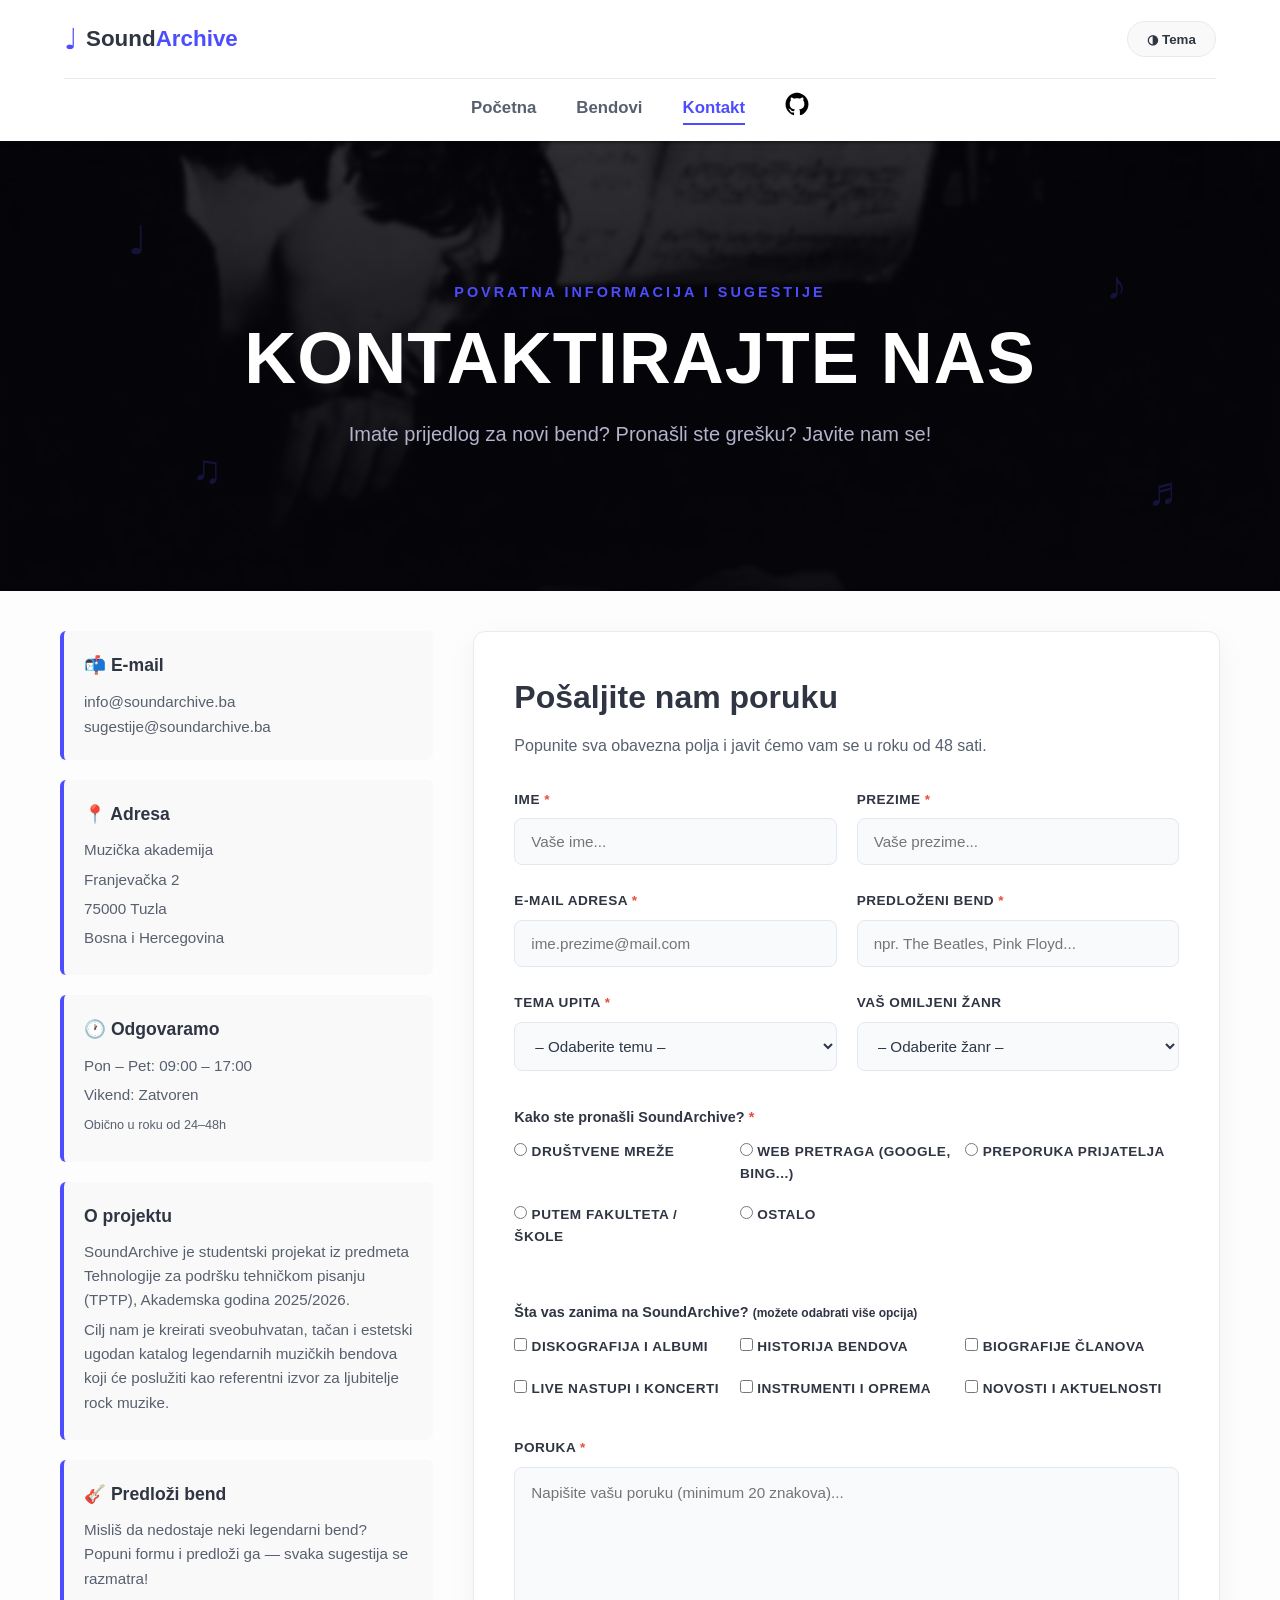
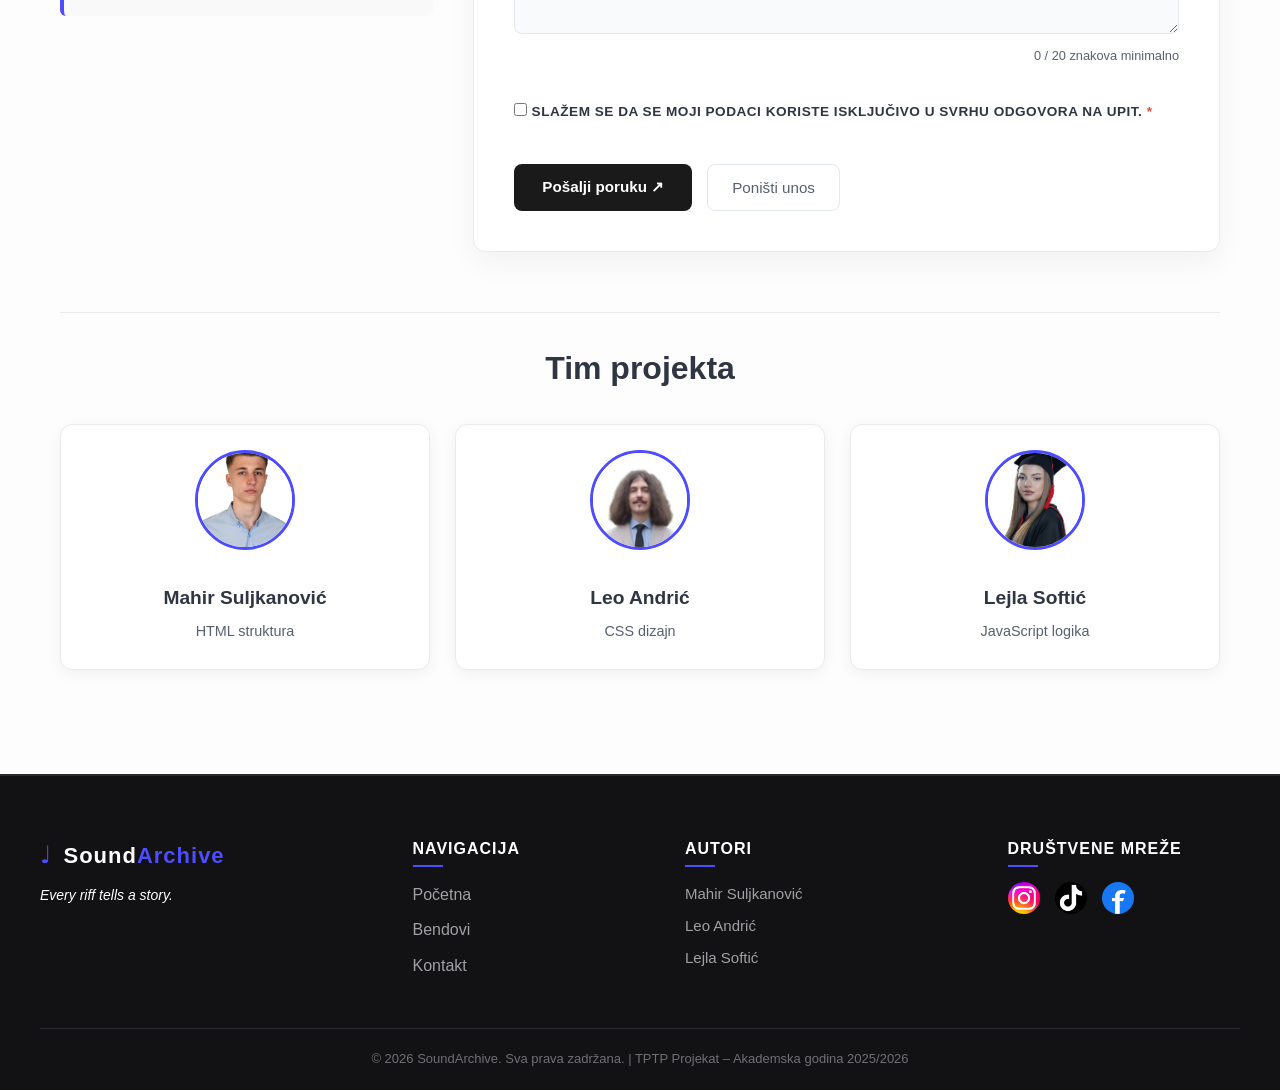
<file: kontakt.html>
<!DOCTYPE html>
<html lang="bs">

<head>
  <meta charset="UTF-8" />
  <meta name="viewport" content="width=device-width, initial-scale=1.0" />
  <title>Kontakt – SoundArchive</title>
  <link rel="stylesheet" href="css/tptpstil.css" />
  <link
    href="https://fonts.googleapis.com/css2?family=Bebas+Neue&family=Crimson+Pro:ital,wght@0,300;0,400;0,600;1,300;1,400&family=Space+Mono:wght@400;700&display=swap"
    rel="stylesheet" />
</head>

<body>
  <!-- ===== HEADER ===== -->
  <header class="zaglavlje" id="vrh">
    <div class="logo">
      <a href="index.html">
        <span class="logo-ikona">♩</span>
        <span class="logo-tekst">Sound<em>Archive</em></span>
      </a>
    </div>
    <nav class="glavni-meni" aria-label="Glavna navigacija">
      <ul>
        <li><a href="index.html">Početna</a></li>
        <li><a href="sadrzaj.html">Bendovi</a></li>
        <li><a href="kontakt.html" class="aktivan">Kontakt</a></li>
        <li>
          <a href="https://github.com/Mahir848/Grupa44_TPTP_projekat.git" target="_blank" rel="noopener"
            class="github-link">
            <img src="images/github.svg" alt="GitHub repozitorij projekta">
          </a>
        </li>
      </ul>
    </nav>
    <div class="zaglavlje-desno">
      <button id="dark-mode-toggle" aria-label="Prebaci tamni/svjetli mod">◑ Tema</button>
    </div>
  </header>

  <!-- ===== KONTAKT HERO ===== -->
  <section class="kontakt-hero" aria-label="Kontakt naslov">
    <div class="kontakt-hero-pozadina" aria-hidden="true">
      <span class="hero-nota n1">♩</span>
      <span class="hero-nota n2">♪</span>
      <span class="hero-nota n3">♫</span>
      <span class="hero-nota n4">♬</span>
    </div>
    <div class="kontakt-hero-sadrzaj">
      <p class="hero-tag">Povratna informacija i sugestije</p>
      <h1>Kontaktirajte nas</h1>
      <p>Imate prijedlog za novi bend? Pronašli ste grešku? Javite nam se!</p>
    </div>
  </section>

  <!-- ===== MAIN ===== -->
  <main class="kontakt-main" aria-label="Kontakt stranica">
    <div class="kontakt-sadrzaj">

        <!-- ===== AUTORI ===== -->
    <section class="autori-sekcija" aria-label="Tim projekta">
      <h2>Tim projekta</h2>
      <div class="autori-grid">
        <div class="autor-kartica">
          <div class="autor-avatar">
            <img src="images/mahirsuljkanovic.jpg" alt="Mahir Suljkanović">
          </div>
          <h4>Mahir Suljkanović</h4>
          <span>HTML struktura</span>
        </div>

        <div class="autor-kartica">
          <div class="autor-avatar">
            <img src="images/leoandric.jpg" alt="Leo Andrić">
          </div>
          <h4>Leo Andrić</h4>
          <span>CSS dizajn</span>
        </div>

        <div class="autor-kartica">
          <div class="autor-avatar">
            <img src="images/lejlasoftic.jpg" alt="Lejla Softić">
          </div>
          <h4>Lejla Softić</h4>
          <span>JavaScript logika</span>
        </div>
       </div>
      </section>

      <!-- ===== INFO PANEL ===== -->
      <aside class="kontakt-info" aria-label="Informacije o kontaktu">

        <!-- Mailto link sam dodao uz pomoć ChatGPT-a. Razumijem da mailto: otvara korisnikov zadani e-mail program i automatski priprema poruku na navedenu adresu. -->
        <div class="info-blok">
          <h3>📬 E-mail</h3>
          <a href="mailto:info@soundarchive.ba">info@soundarchive.ba</a><br />
          <a href="mailto:sugestije@soundarchive.ba">sugestije@soundarchive.ba</a>
        </div>

        <div class="info-blok">
          <h3>📍 Adresa</h3>
          <p>Muzička akademija</p>
          <p>Franjevačka 2</p>
          <p>75000 Tuzla</p>
          <p>Bosna i Hercegovina</p>
        </div>

        <div class="info-blok">
          <h3>🕐 Odgovaramo</h3>
          <p>Pon – Pet: 09:00 – 17:00</p>
          <p>Vikend: Zatvoren</p>
          <p><small>Obično u roku od 24–48h</small></p>
        </div>

        <div class="info-blok o-nama-blok">
          <h3>O projektu</h3>
          <p>
            SoundArchive je studentski projekat iz predmeta Tehnologije za podršku tehničkom pisanju (TPTP), Akademska
            godina 2025/2026.
          </p>
          <p>
            Cilj nam je kreirati sveobuhvatan, tačan i estetski ugodan katalog legendarnih muzičkih bendova koji će
            poslužiti kao referentni izvor za ljubitelje rock muzike.
          </p>
        </div>

        <div class="info-blok">
          <h3>🎸 Predloži bend</h3>
          <p>Misliš da nedostaje neki legendarni bend? Popuni formu i predloži ga — svaka sugestija se razmatra!</p>
        </div>

      </aside>

      <!-- ===== FORMA ===== -->
      <section class="kontakt-forma-sekcija" aria-label="Kontakt forma">
        <h2>Pošaljite nam poruku</h2>
        <p>Popunite sva obavezna polja i javit ćemo vam se u roku od 48 sati.</p>

        <!-- Poruka o uspjehu (skrivena na početku, prikazuje se JS-om) -->
        <div id="uspjesna-poruka" class="uspjesna-poruka" style="display:none;" role="alert" aria-live="polite">
          <span class="uspjesna-ikona">✅</span>
          <p id="uspjesna-tekst"></p>
        </div>

        <div class="forma-wrapper">

          <!-- 1. TEXT – IME -->
          <div class="forma-polje">
            <label for="ime">Ime <span class="obavezno">*</span></label>
            <input type="text" id="ime" name="ime" placeholder="Vaše ime..." autocomplete="given-name" />
            <span class="greska-poruka" id="ime-greska" role="alert"></span>
          </div>

          <!-- 2. TEXT – PREZIME -->
          <div class="forma-polje">
            <label for="prezime">Prezime <span class="obavezno">*</span></label>
            <input type="text" id="prezime" name="prezime" placeholder="Vaše prezime..." autocomplete="family-name" />
            <span class="greska-poruka" id="prezime-greska" role="alert"></span>
          </div>

          <!-- 3. EMAIL -->
          <div class="forma-polje">
            <label for="email">E-mail adresa <span class="obavezno">*</span></label>
            <input type="text" id="email" name="email" placeholder="ime.prezime@mail.com" autocomplete="email" />
            <span class="greska-poruka" id="email-greska" role="alert"></span>
          </div>

          <!-- 4. TEXT – NAZIV BENDA  -->
          <div class="forma-polje">
            <label for="predlozeni-bend">Predloženi bend <span class="obavezno">*</span></label>
            <input type="text" id="predlozeni-bend" name="predlozeni-bend"
              placeholder="npr. The Beatles, Pink Floyd..." />
            <span class="greska-poruka" id="bend-greska" role="alert"></span>
          </div>

          <!-- 5. SELECT – TEMA UPITA -->
          <div class="forma-polje">
            <label for="tema">Tema upita <span class="obavezno">*</span></label>
            <select id="tema" name="tema">
              <option value="">– Odaberite temu –</option>
              <option value="prijedlog-benda">Prijedlog novog benda</option>
              <option value="ispravka">Ispravka podataka</option>
              <option value="diskografija">Dopuna diskografije</option>
              <option value="fotografija">Problem s fotografijom</option>
              <option value="saradnja">Prijedlog saradnje</option>
              <option value="ostalo">Ostalo</option>
            </select>
            <span class="greska-poruka" id="tema-greska" role="alert"></span>
          </div>

          <!-- 6. SELECT – OMILJENI ŽANR -->
          <div class="forma-polje">
            <label for="zanr">Vaš omiljeni žanr</label>
            <select id="zanr" name="zanr">
              <option value="">– Odaberite žanr –</option>
              <option value="classic-rock">Classic Rock</option>
              <option value="grunge">Grunge</option>
              <option value="metal">Metal / Thrash Metal</option>
              <option value="pop-rock">Pop Rock</option>
              <option value="alternative">Alternative / Indie</option>
              <option value="blues">Blues Rock</option>
              <option value="progressive">Progressive Rock</option>
              <option value="punk">Punk Rock</option>
            </select>
          </div>

          <!-- 7. RADIO BUTTONS – KAKO STE NAS PRONAŠLI -->
          <div class="forma-polje forma-polje-full">
            <fieldset class="radio-fieldset">
              <legend>Kako ste pronašli SoundArchive? <span class="obavezno">*</span></legend>
              <div class="radio-grupa">
                <label class="radio-label">
                  <input type="radio" name="izvor" value="drustvene-mreze" />
                  <span class="radio-custom"></span>
                  Društvene mreže
                </label>
                <label class="radio-label">
                  <input type="radio" name="izvor" value="pretraga" />
                  <span class="radio-custom"></span>
                  Web pretraga (Google, Bing...)
                </label>
                <label class="radio-label">
                  <input type="radio" name="izvor" value="preporuka" />
                  <span class="radio-custom"></span>
                  Preporuka prijatelja
                </label>
                <label class="radio-label">
                  <input type="radio" name="izvor" value="fakultet" />
                  <span class="radio-custom"></span>
                  Putem fakulteta / škole
                </label>
                <label class="radio-label">
                  <input type="radio" name="izvor" value="ostalo-radio" />
                  <span class="radio-custom"></span>
                  Ostalo
                </label>
              </div>
              <span class="greska-poruka" id="izvor-greska" role="alert"></span>
            </fieldset>
          </div>

          <!-- 8. CHECKBOXES – OBLASTI INTERESOVANJA -->
          <div class="forma-polje forma-polje-full">
            <fieldset class="checkbox-fieldset">
              <legend>Šta vas zanima na SoundArchive? <small>(možete odabrati više opcija)</small></legend>
              <div class="checkbox-grupa">
                <label class="checkbox-label">
                  <input type="checkbox" name="interesi" value="diskografija" />
                  <span class="checkbox-custom"></span>
                  Diskografija i albumi
                </label>
                <label class="checkbox-label">
                  <input type="checkbox" name="interesi" value="historija" />
                  <span class="checkbox-custom"></span>
                  Historija bendova
                </label>
                <label class="checkbox-label">
                  <input type="checkbox" name="interesi" value="clanovi" />
                  <span class="checkbox-custom"></span>
                  Biografije članova
                </label>
                <label class="checkbox-label">
                  <input type="checkbox" name="interesi" value="live-nastupi" />
                  <span class="checkbox-custom"></span>
                  Live nastupi i koncerti
                </label>
                <label class="checkbox-label">
                  <input type="checkbox" name="interesi" value="instrumenti" />
                  <span class="checkbox-custom"></span>
                  Instrumenti i oprema
                </label>
                <label class="checkbox-label">
                  <input type="checkbox" name="interesi" value="novosti" />
                  <span class="checkbox-custom"></span>
                  Novosti i aktuelnosti
                </label>
              </div>
            </fieldset>
          </div>

          <!-- 9. TEXTAREA – PORUKA -->
          <div class="forma-polje forma-polje-full">
            <label for="poruka">Poruka <span class="obavezno">*</span></label>
            <textarea id="poruka" name="poruka" placeholder="Napišite vašu poruku (minimum 20 znakova)..."
              rows="6"></textarea>
            <span class="greska-poruka" id="poruka-greska" role="alert"></span>
            <small id="poruka-brojac" class="poruka-brojac">0 / 20 znakova minimalno</small>
          </div>

          <!-- 10. CHECKBOX – SAGLASNOST (GDPR) -->
          <div class="forma-polje forma-polje-full">
            <label class="checkbox-label saglasnost-label">
              <input type="checkbox" id="saglasnost" name="saglasnost" value="da" />
              <span class="checkbox-custom"></span>
              Slažem se da se moji podaci koriste isključivo u svrhu odgovora na upit. <span class="obavezno">*</span>
            </label>
            <span class="greska-poruka" id="saglasnost-greska" role="alert"></span>
          </div>

          <!-- DUGMAD -->
          <div class="forma-dugmad">
            <button type="button" id="btn-posalji" class="btn-primarni">Pošalji poruku ↗</button>
            <button type="button" id="btn-reset" class="btn-sekundarni">Poništi unos</button>
          </div>

        </div><!-- /forma-wrapper -->
      </section>

    </div><!-- /kontakt-sadrzaj -->
  </main>

  <!-- ===== FOOTER ===== -->
  <footer class="podnozje" id="podnozje">
    <div class="podnozje-sadrzaj">
      <div class="podnozje-logo">
        <span class="logo-ikona">♩</span>
        <span class="logo-tekst">Sound<em>Archive</em></span>
        <p>Every riff tells a story.</p>
      </div>
      <nav class="podnozje-nav" aria-label="Footer navigacija">
        <h4>Navigacija</h4>
        <ul>
          <li><a href="index.html">Početna</a></li>
          <li><a href="sadrzaj.html">Bendovi</a></li>
          <li><a href="kontakt.html">Kontakt</a></li>
        </ul>
      </nav>
      <div class="podnozje-autori">
        <h4>Autori</h4>
        <p>Mahir Suljkanović</p>
        <p>Leo Andrić</p>
        <p>Lejla Softić</p>
      </div>
      <div class="podnozje-social">
        <h4>Društvene mreže</h4>

        <div class="social-ikonice">
          <a href="https://www.instagram.com/" target="_blank" rel="noopener">
            <img src="images/instagram.jpeg" alt="Instagram stranica projekta">
          </a>

          <a href="https://www.tiktok.com/" target="_blank" rel="noopener">
            <img src="images/tiktok.png" alt="TikTok stranica projekta">
          </a>

          <a href="https://www.facebook.com/" target="_blank" rel="noopener">
            <img src="images/facebook.png" alt="Facebook stranica projekta">
          </a>
        </div>
      </div>
    </div>
    <div class="podnozje-bottom">
      <p>© 2026 SoundArchive. Sva prava zadržana. | TPTP Projekat – Akademska godina 2025/2026</p>
    </div>
  </footer>

  <script src="js/tptpskripte.js"></script>
</body>

</html>
</file>
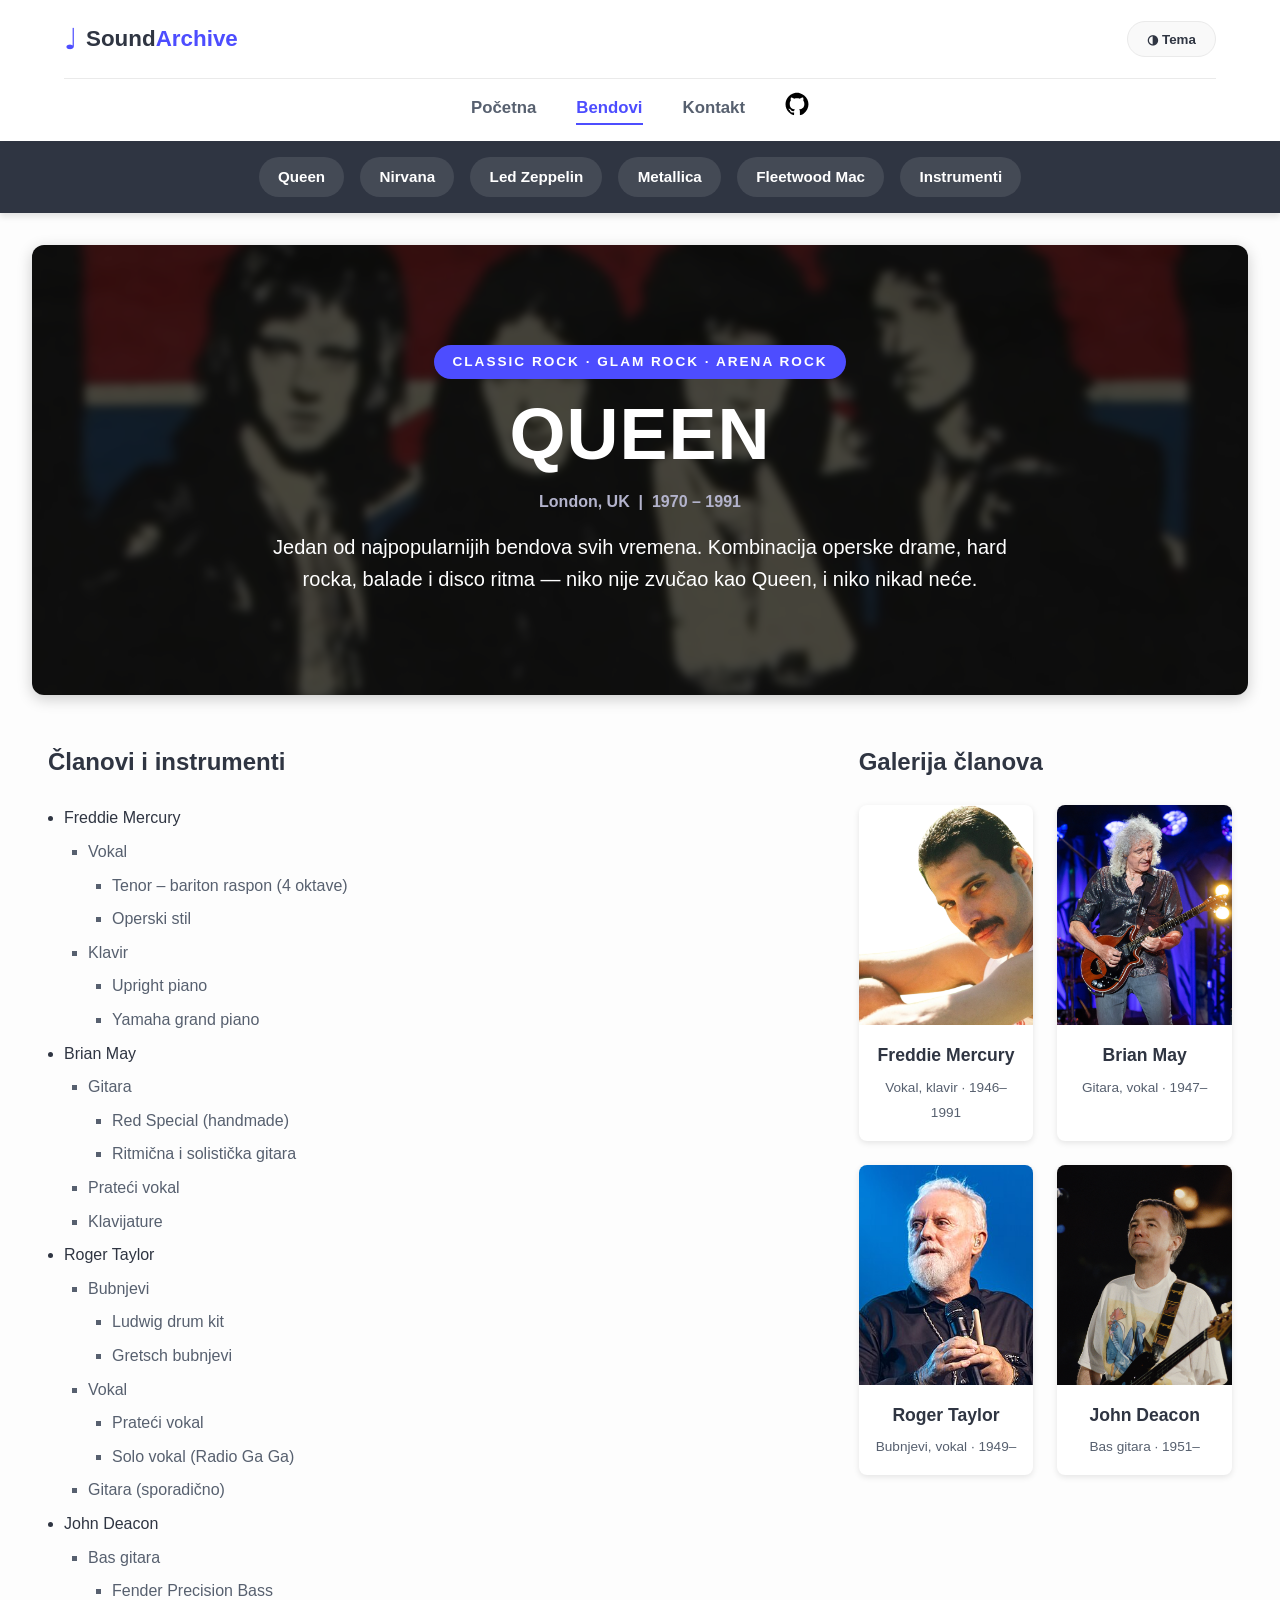
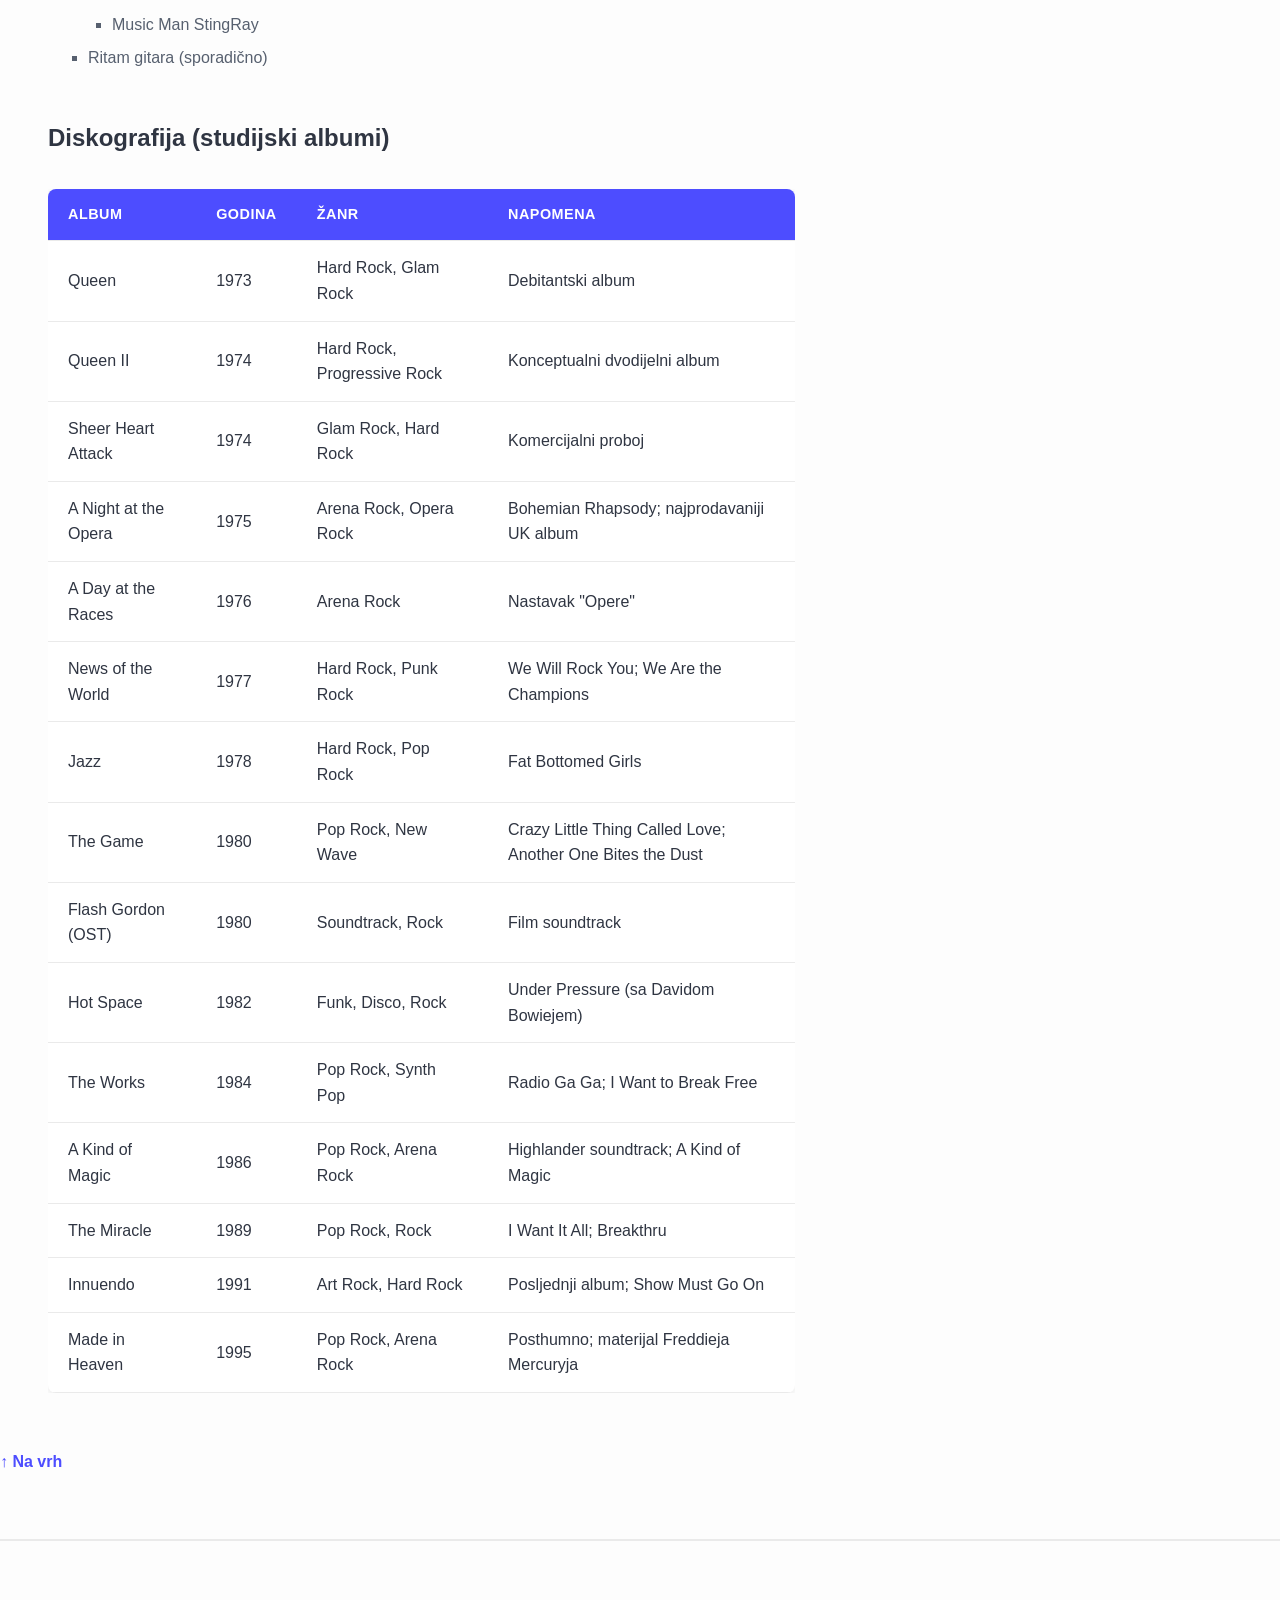
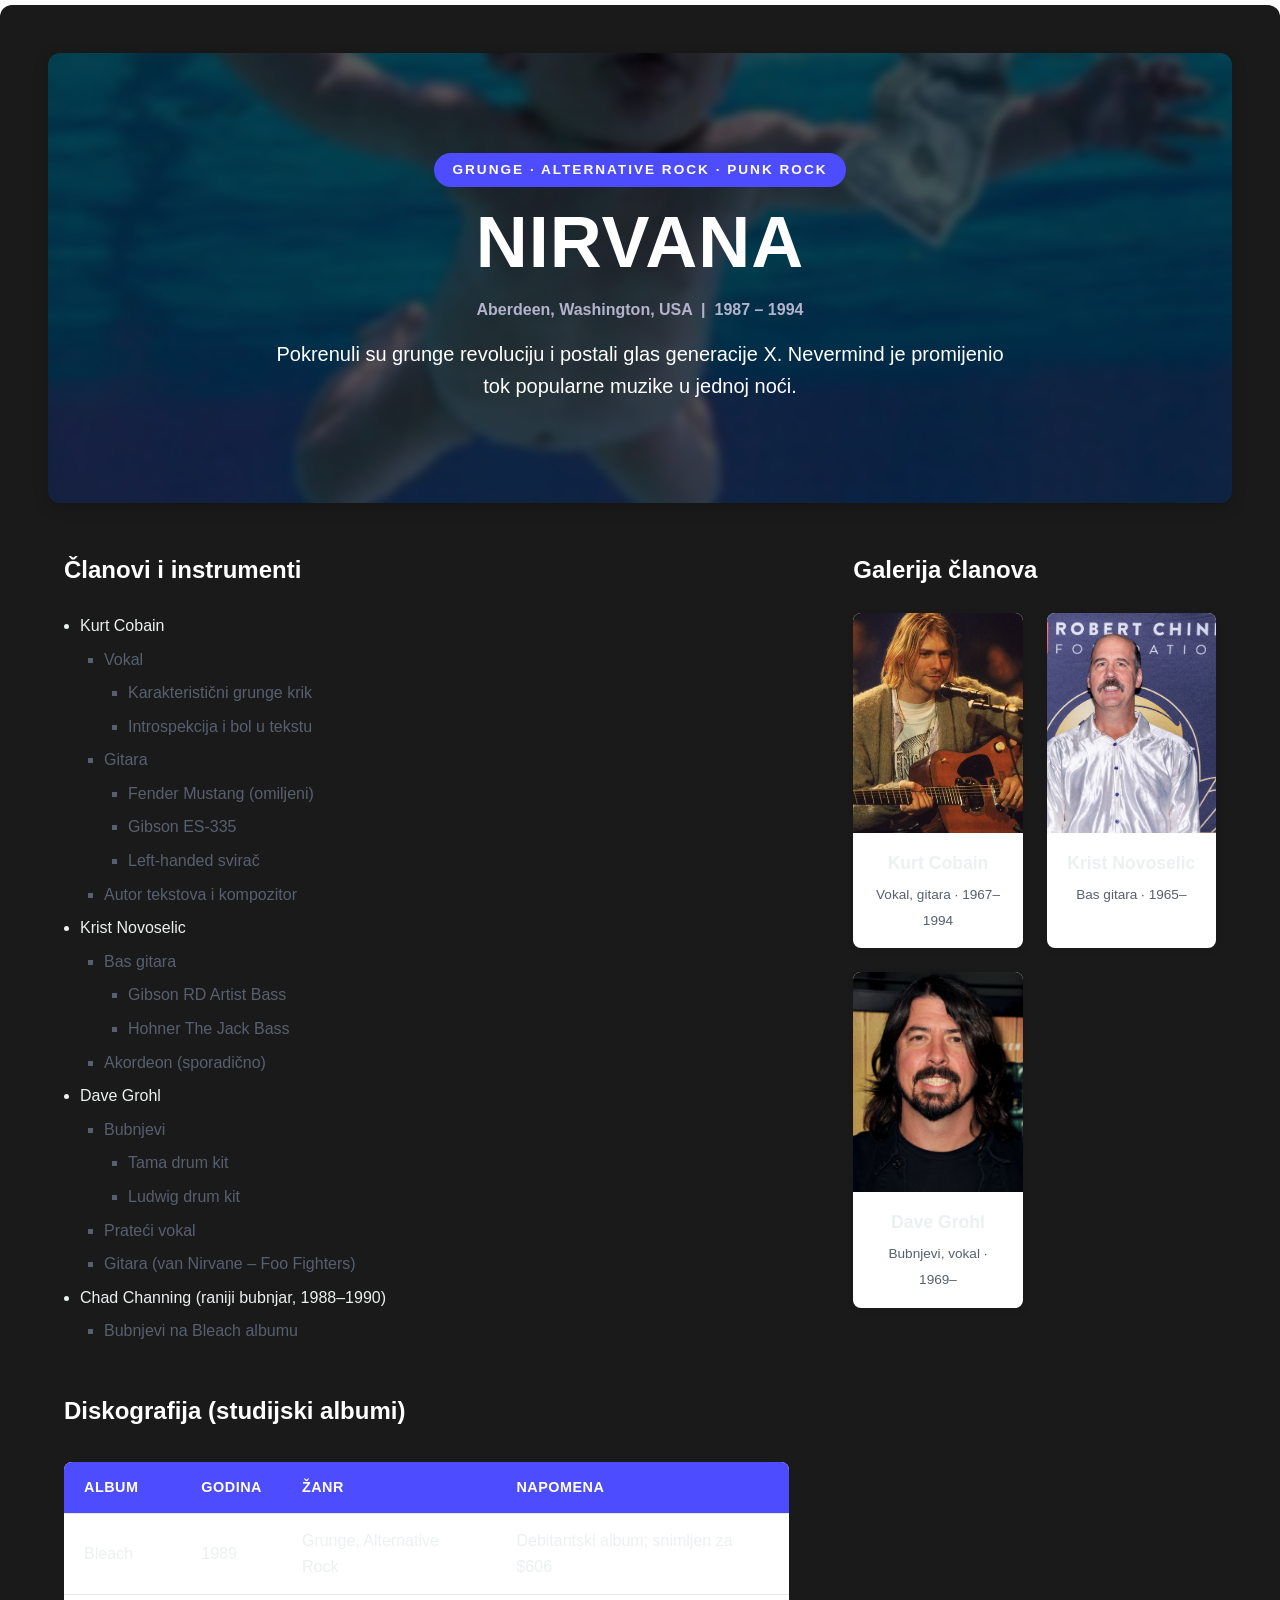
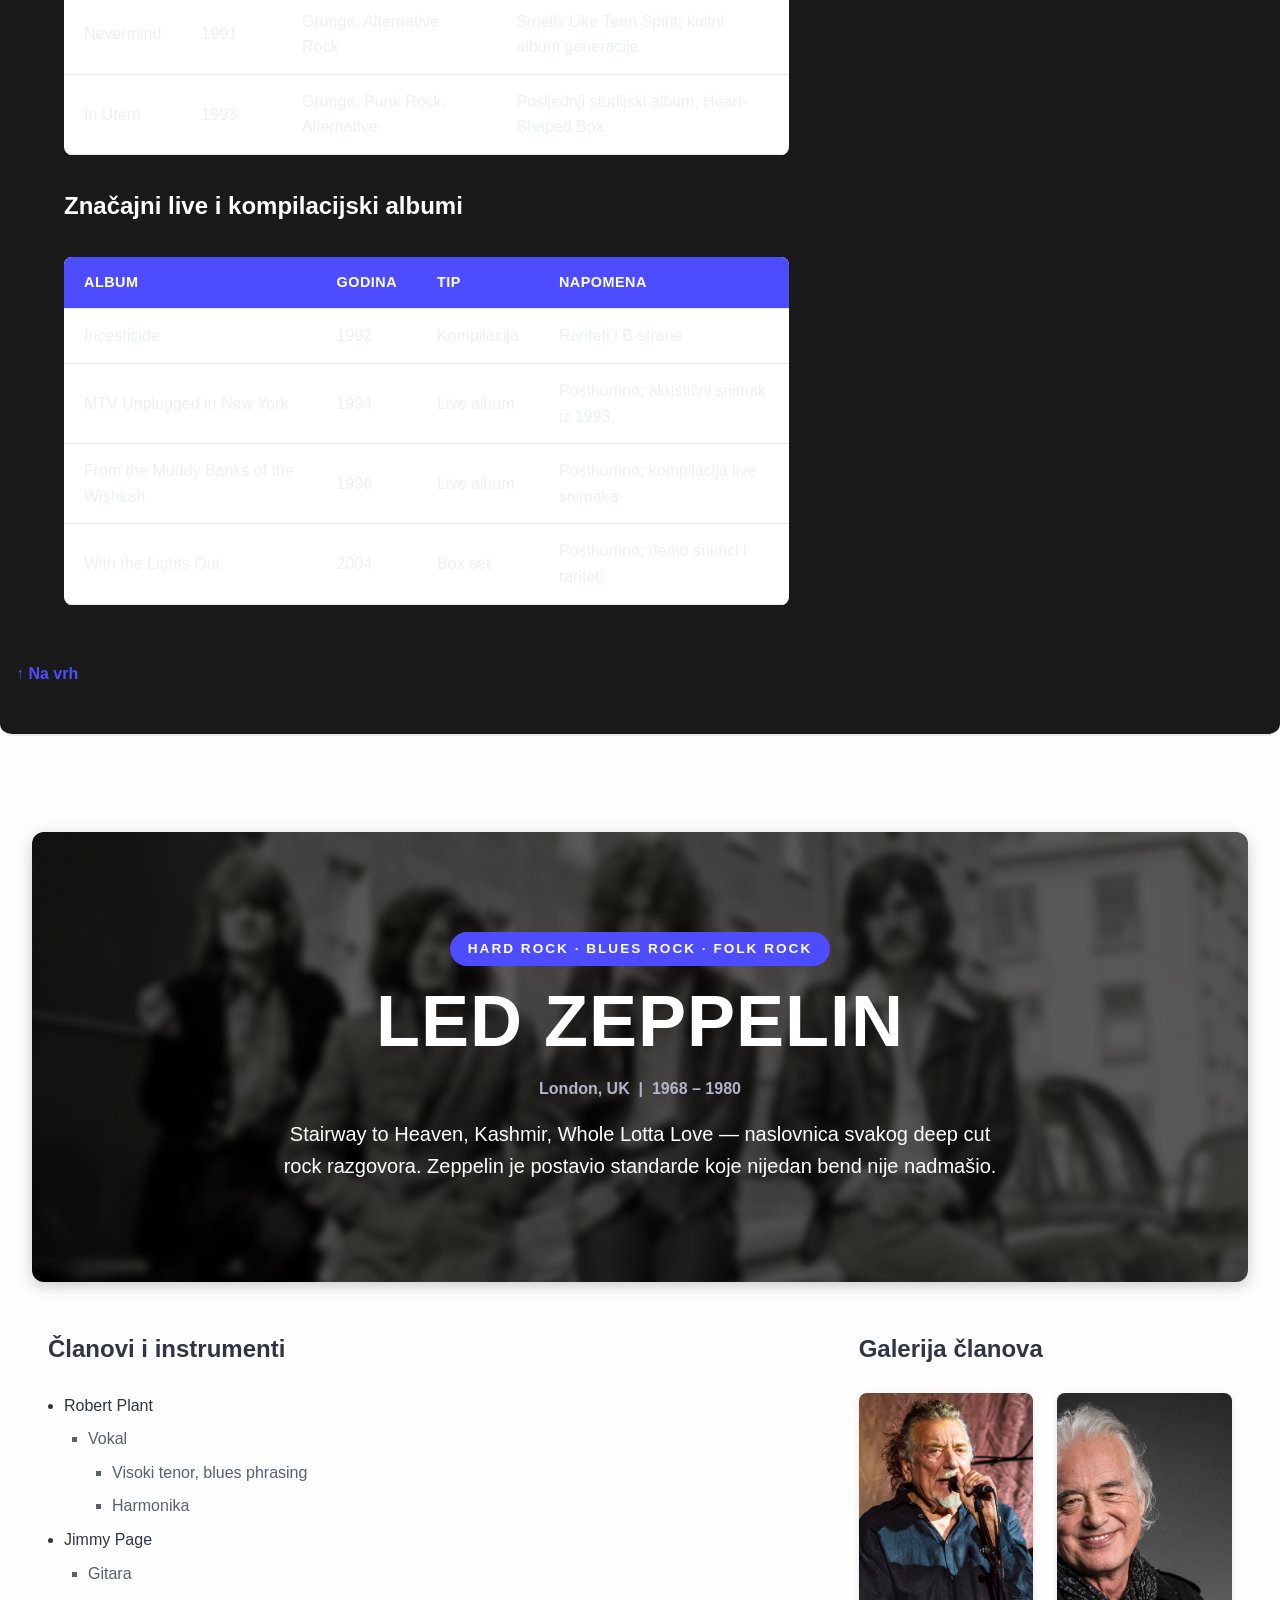
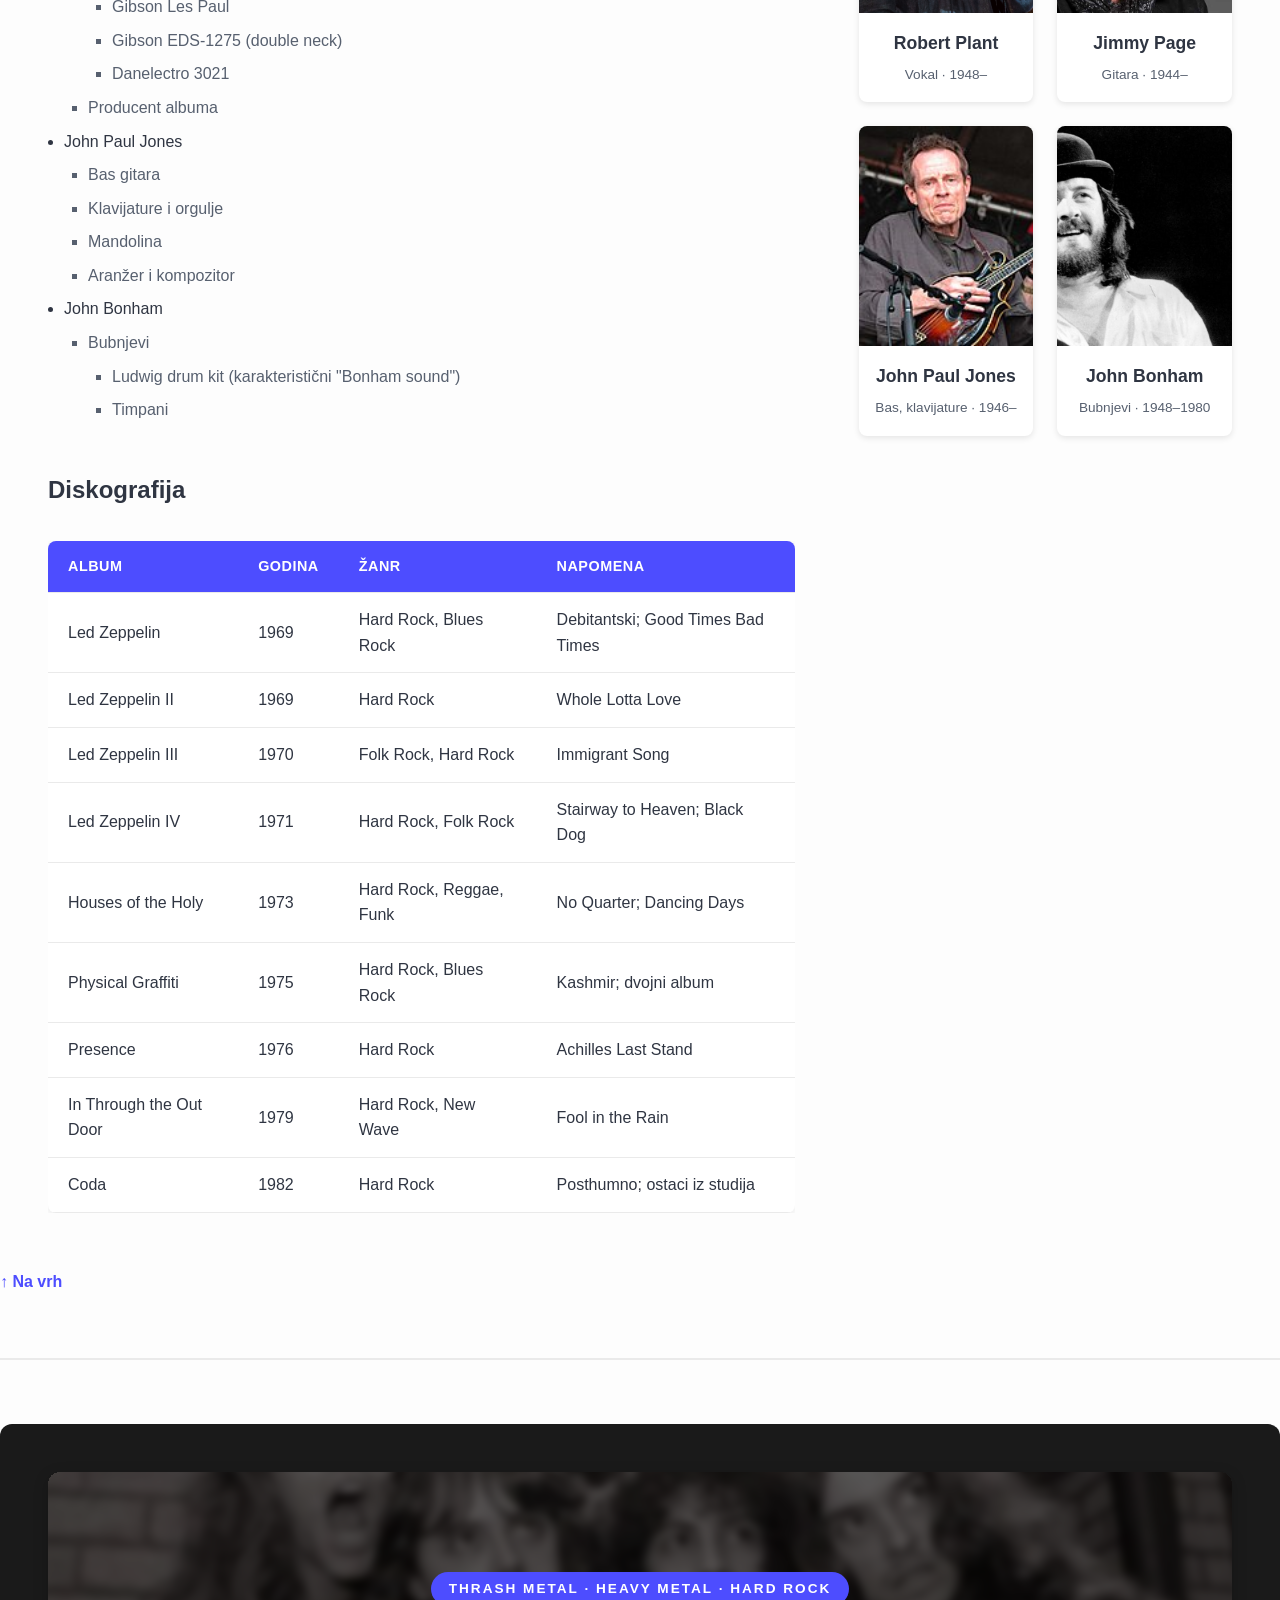
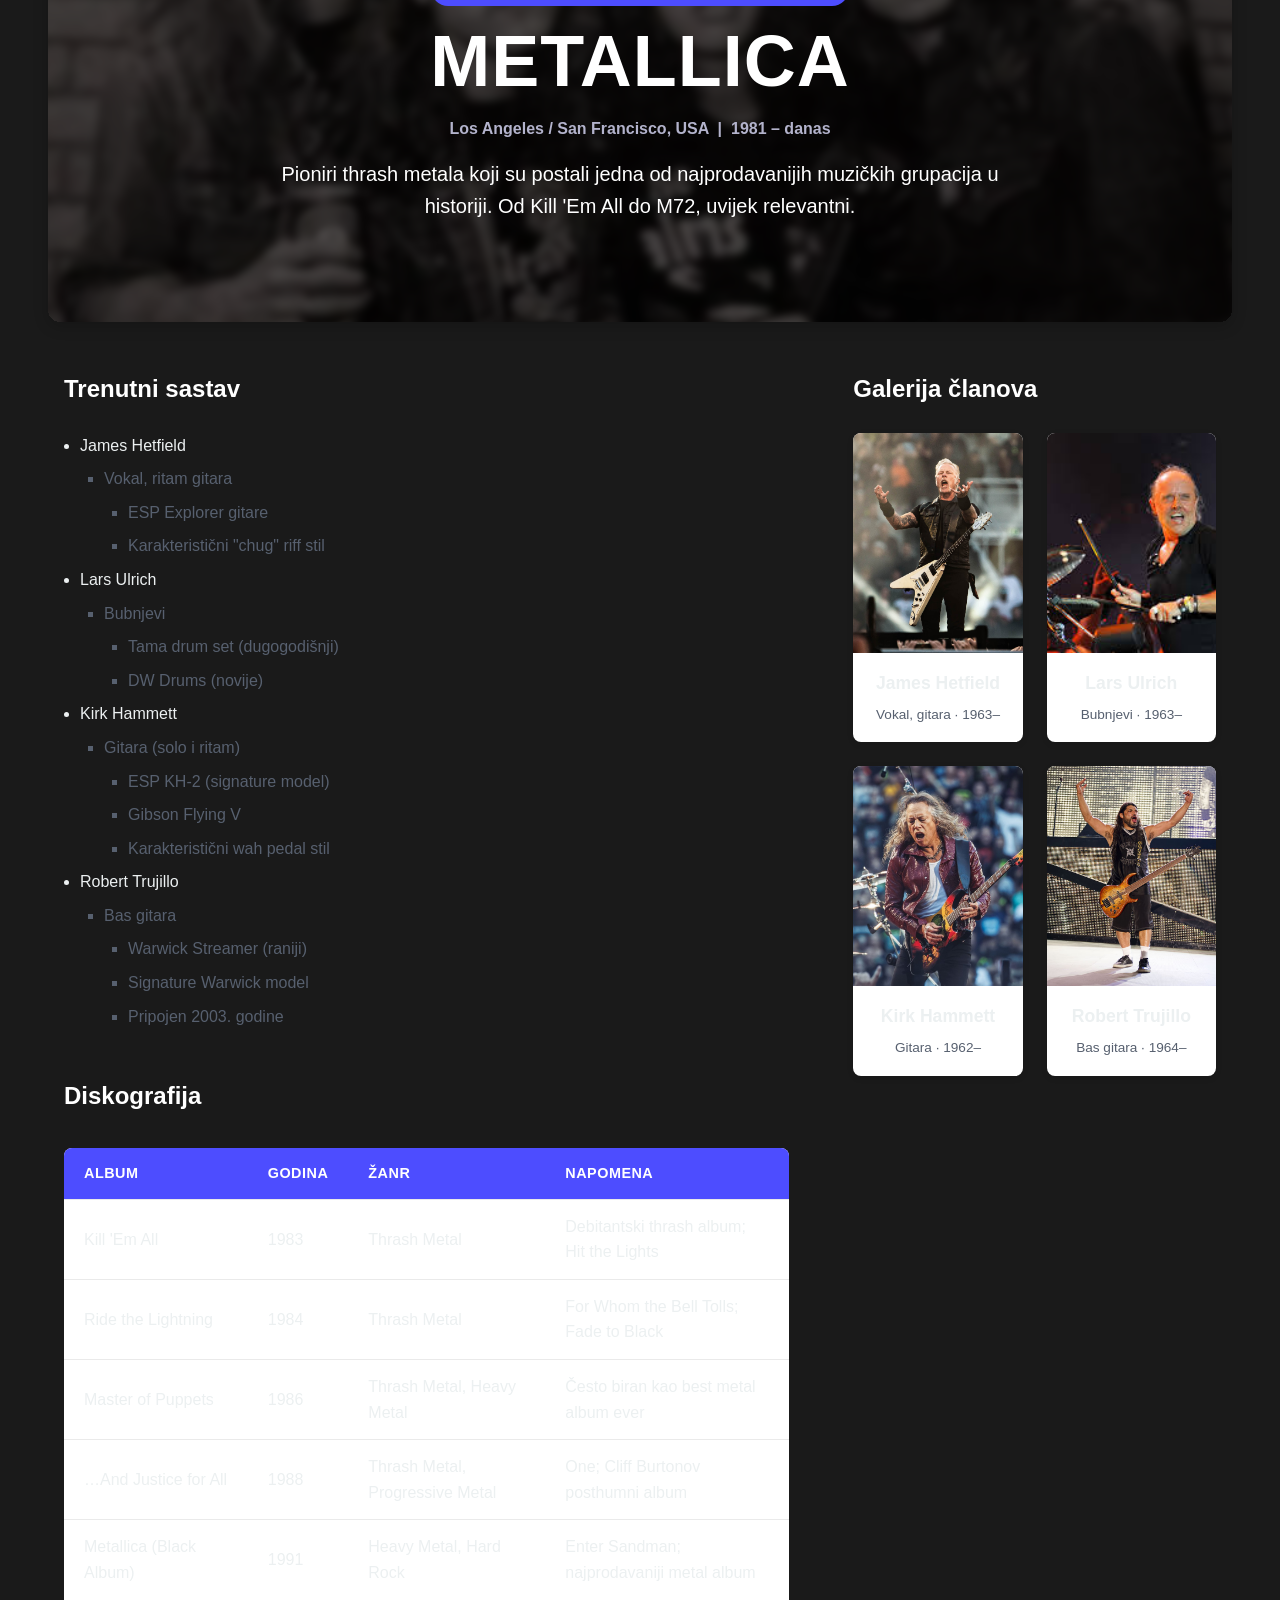
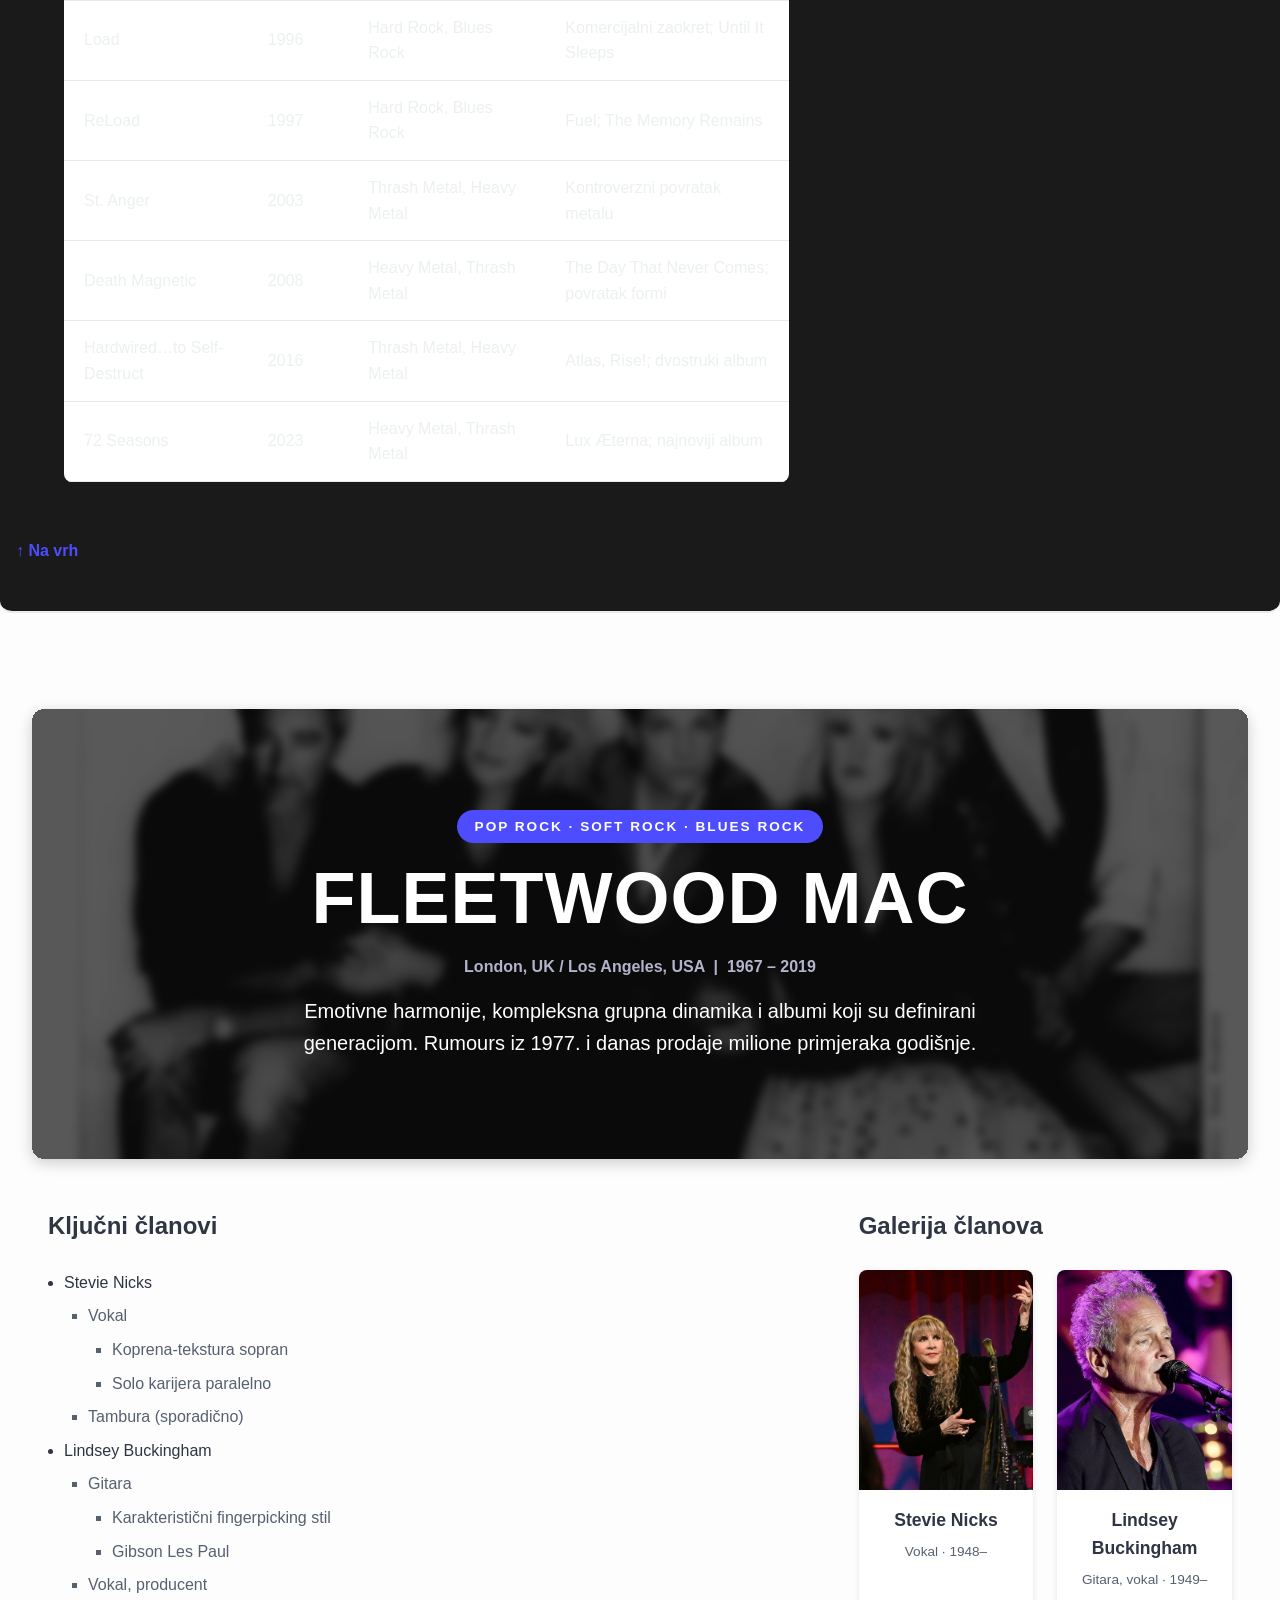
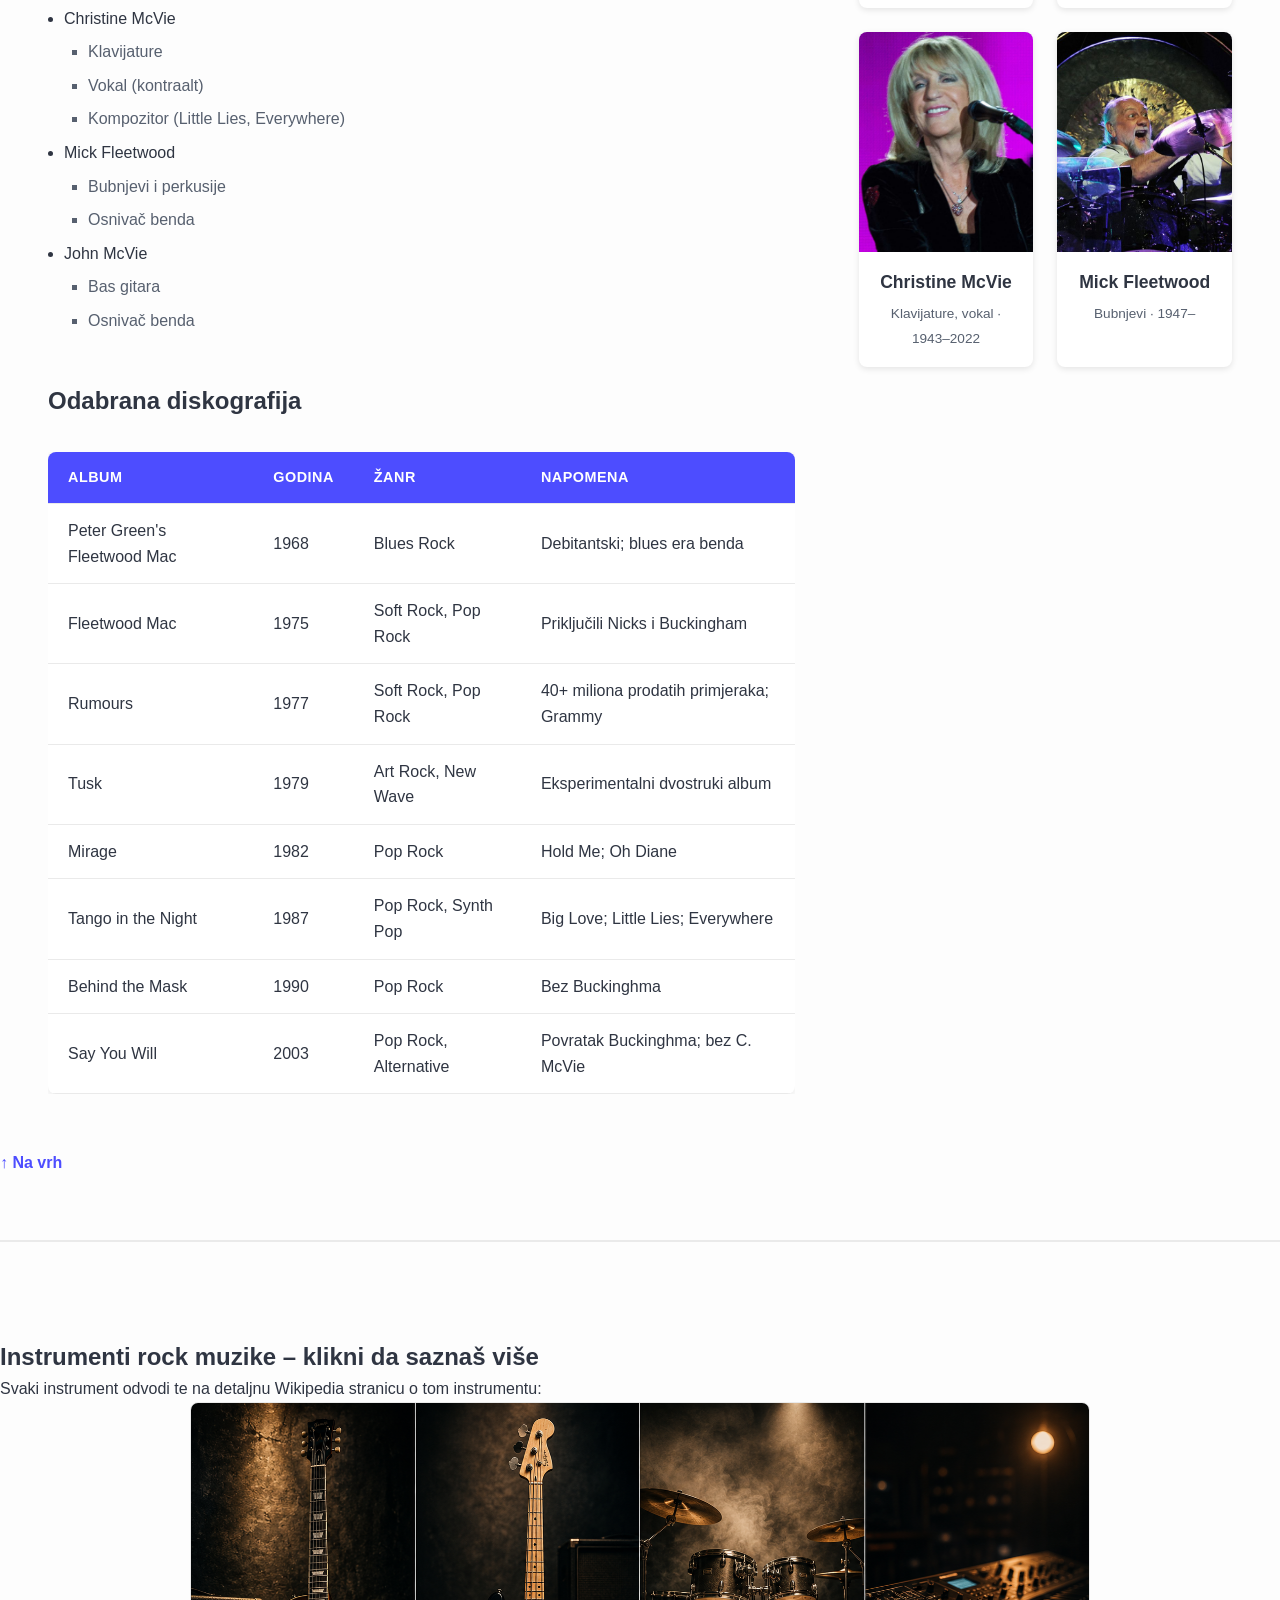
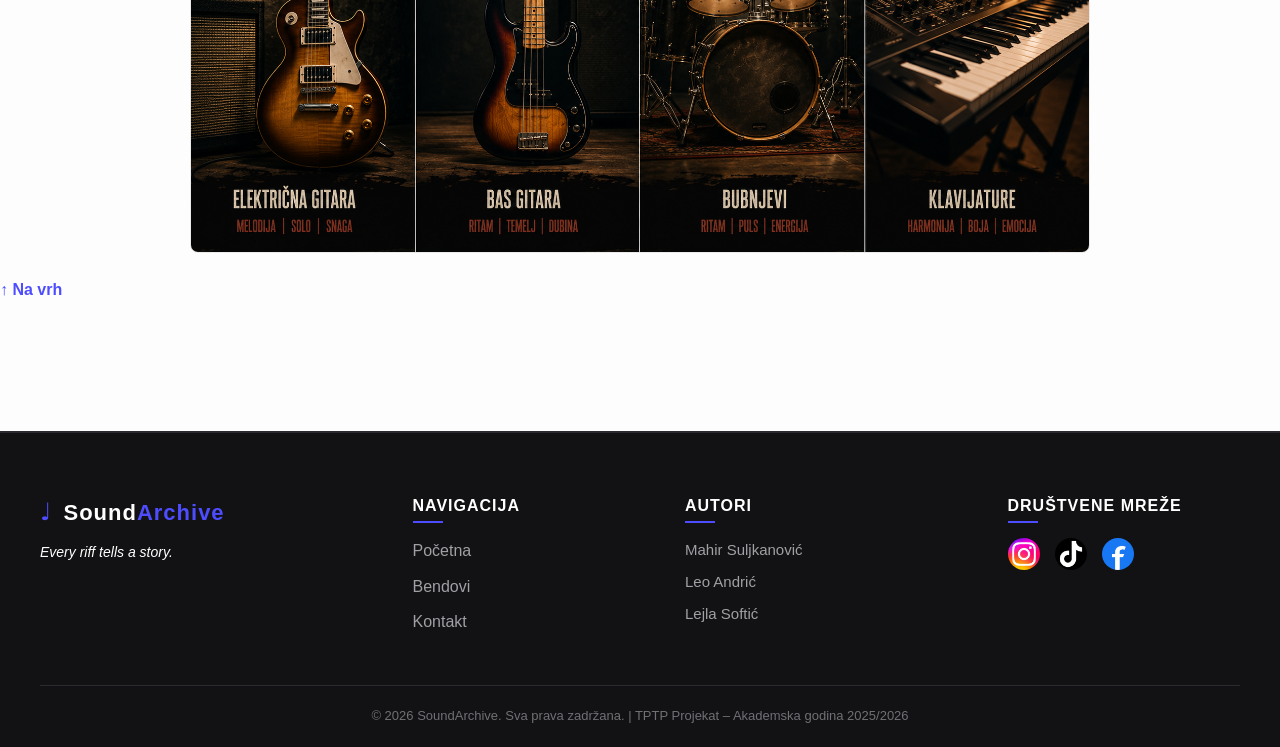
<file: sadrzaj.html>
<!DOCTYPE html>
<html lang="bs">

<head>
  <meta charset="UTF-8" />
  <meta name="viewport" content="width=device-width, initial-scale=1.0" />
  <title>Bendovi – SoundArchive</title>
  <link rel="stylesheet" href="css/tptpstil.css" />
  <link
    href="https://fonts.googleapis.com/css2?family=Bebas+Neue&family=Crimson+Pro:ital,wght@0,300;0,400;0,600;1,300;1,400&family=Space+Mono:wght@400;700&display=swap"
    rel="stylesheet" />
</head>

<body>
  <div id="vrh"></div>

  <!-- ===== HEADER ===== -->
  <header class="zaglavlje">
    <div class="logo">
      <a href="index.html">
        <span class="logo-ikona">♩</span>
        <span class="logo-tekst">Sound<em>Archive</em></span>
      </a>
    </div>
    <nav class="glavni-meni" aria-label="Glavna navigacija">
      <ul>
        <li><a href="index.html">Početna</a></li>
        <li><a href="sadrzaj.html" class="aktivan">Bendovi</a></li>
        <li><a href="kontakt.html">Kontakt</a></li>
        <li>
          <a href="https://github.com/Mahir848/Grupa44_TPTP_projekat.git" target="_blank" rel="noopener"
            class="github-link">
            <img src="images/github.svg" alt="GitHub repozitorij projekta">
          </a>
        </li>
      </ul>
    </nav>
    <div class="zaglavlje-desno">
      <button id="dark-mode-toggle" aria-label="Prebaci tamni/svjetli mod">◑ Tema</button>
    </div>
  </header>

  <!-- ===== BOOKMARK NAVIGACIJA ===== -->
  <nav class="bookmark-nav" aria-label="Bookmark navigacija po stranici">
    <a href="#queen">Queen</a>
    <a href="#nirvana">Nirvana</a>
    <a href="#ledzeppelin">Led Zeppelin</a>
    <a href="#metallica">Metallica</a>
    <a href="#fleetwood">Fleetwood Mac</a>
    <a href="#instrumenti">Instrumenti</a>
  </nav>

  <!-- ===== MAIN ===== -->
  <main aria-label="Detalji o bendovima">

    <!-- ===================== QUEEN ===================== -->
    <section id="queen" class="bend-sekcija">
      <div class="bend-hero queen-hero">
        <div class="bend-hero-tekst">
          <span class="bend-zanr-tag">Classic Rock · Glam Rock · Arena Rock</span>
          <h1>Queen</h1>
          <p class="bend-podnaslov">London, UK &nbsp;|&nbsp; 1970 – 1991</p>
          <p>Jedan od najpopularnijih bendova svih vremena. Kombinacija operske drame, hard rocka, balade i disco ritma
            — niko nije zvučao kao Queen, i niko nikad neće.</p>
        </div>
      </div>

      <!-- Članovi benda – ugniježđene liste + figure -->
      <div class="bend-sadrzaj">
        <div class="bend-lijevp">

          <h2>Članovi i instrumenti</h2>
          <ul class="ugnijezdena-lista">
            <li>Freddie Mercury
              <ul>
                <li>Vokal
                  <ul>
                    <li>Tenor – bariton raspon (4 oktave)</li>
                    <li>Operski stil</li>
                  </ul>
                </li>
                <li>Klavir
                  <ul>
                    <li>Upright piano</li>
                    <li>Yamaha grand piano</li>
                  </ul>
                </li>
              </ul>
            </li>
            <li>Brian May
              <ul>
                <li>Gitara
                  <ul>
                    <li>Red Special (handmade)</li>
                    <li>Ritmična i solistička gitara</li>
                  </ul>
                </li>
                <li>Prateći vokal</li>
                <li>Klavijature</li>
              </ul>
            </li>
            <li>Roger Taylor
              <ul>
                <li>Bubnjevi
                  <ul>
                    <li>Ludwig drum kit</li>
                    <li>Gretsch bubnjevi</li>
                  </ul>
                </li>
                <li>Vokal
                  <ul>
                    <li>Prateći vokal</li>
                    <li>Solo vokal (Radio Ga Ga)</li>
                  </ul>
                </li>
                <li>Gitara (sporadično)</li>
              </ul>
            </li>
            <li>John Deacon
              <ul>
                <li>Bas gitara
                  <ul>
                    <li>Fender Precision Bass</li>
                    <li>Music Man StingRay</li>
                  </ul>
                </li>
                <li>Ritam gitara (sporadično)</li>
              </ul>
            </li>
          </ul>

          <!-- Diskografija – tabela -->
          <h2>Diskografija (studijski albumi)</h2>
          <div class="tabela-wrapper">
            <table class="diskografija-tabela" aria-label="Diskografija benda Queen">
              <thead>
                <tr>
                  <th scope="col">Album</th>
                  <th scope="col">Godina</th>
                  <th scope="col">Žanr</th>
                  <th scope="col">Napomena</th>
                </tr>
              </thead>
              <tbody>
                <tr>
                  <td>Queen</td>
                  <td>1973</td>
                  <td>Hard Rock, Glam Rock</td>
                  <td>Debitantski album</td>
                </tr>
                <tr>
                  <td>Queen II</td>
                  <td>1974</td>
                  <td>Hard Rock, Progressive Rock</td>
                  <td>Konceptualni dvodijelni album</td>
                </tr>
                <tr>
                  <td>Sheer Heart Attack</td>
                  <td>1974</td>
                  <td>Glam Rock, Hard Rock</td>
                  <td>Komercijalni proboj</td>
                </tr>
                <tr>
                  <td>A Night at the Opera</td>
                  <td>1975</td>
                  <td>Arena Rock, Opera Rock</td>
                  <td>Bohemian Rhapsody; najprodavaniji UK album</td>
                </tr>
                <tr>
                  <td>A Day at the Races</td>
                  <td>1976</td>
                  <td>Arena Rock</td>
                  <td>Nastavak "Opere"</td>
                </tr>
                <tr>
                  <td>News of the World</td>
                  <td>1977</td>
                  <td>Hard Rock, Punk Rock</td>
                  <td>We Will Rock You; We Are the Champions</td>
                </tr>
                <tr>
                  <td>Jazz</td>
                  <td>1978</td>
                  <td>Hard Rock, Pop Rock</td>
                  <td>Fat Bottomed Girls</td>
                </tr>
                <tr>
                  <td>The Game</td>
                  <td>1980</td>
                  <td>Pop Rock, New Wave</td>
                  <td>Crazy Little Thing Called Love; Another One Bites the Dust</td>
                </tr>
                <tr>
                  <td>Flash Gordon (OST)</td>
                  <td>1980</td>
                  <td>Soundtrack, Rock</td>
                  <td>Film soundtrack</td>
                </tr>
                <tr>
                  <td>Hot Space</td>
                  <td>1982</td>
                  <td>Funk, Disco, Rock</td>
                  <td>Under Pressure (sa Davidom Bowiejem)</td>
                </tr>
                <tr>
                  <td>The Works</td>
                  <td>1984</td>
                  <td>Pop Rock, Synth Pop</td>
                  <td>Radio Ga Ga; I Want to Break Free</td>
                </tr>
                <tr>
                  <td>A Kind of Magic</td>
                  <td>1986</td>
                  <td>Pop Rock, Arena Rock</td>
                  <td>Highlander soundtrack; A Kind of Magic</td>
                </tr>
                <tr>
                  <td>The Miracle</td>
                  <td>1989</td>
                  <td>Pop Rock, Rock</td>
                  <td>I Want It All; Breakthru</td>
                </tr>
                <tr>
                  <td>Innuendo</td>
                  <td>1991</td>
                  <td>Art Rock, Hard Rock</td>
                  <td>Posljednji album; Show Must Go On</td>
                </tr>
                <tr>
                  <td>Made in Heaven</td>
                  <td>1995</td>
                  <td>Pop Rock, Arena Rock</td>
                  <td>Posthumno; materijal Freddieja Mercuryja</td>
                </tr>
              </tbody>
            </table>
          </div>
        </div><!-- /bend-lijevo -->

        <!-- Slike članova – figure/figcaption -->
        <aside class="bend-clanovi" aria-label="Fotografije članova Queen">
          <h2>Galerija članova</h2>
          <div class="clanovi-grid">
            <figure class="clan-figura">
              <img src="images/freddie.png" alt="Freddie Mercury – frontmen i pjevač Queen" loading="lazy" />
              <figcaption>
                <strong>Freddie Mercury</strong>
                <em>Vokal, klavir · 1946–1991</em>
              </figcaption>
            </figure>
            <figure class="clan-figura">
              <img src="images/brianmay.jpg" alt="Brian May – gitarista Queen sa Red Special gitarom" loading="lazy" />
              <figcaption>
                <strong>Brian May</strong>
                <em>Gitara, vokal · 1947–</em>
              </figcaption>
            </figure>
            <figure class="clan-figura">
              <img src="images/rogertaylor.jpg" alt="Roger Taylor – bubnjar Queen" loading="lazy" />
              <figcaption>
                <strong>Roger Taylor</strong>
                <em>Bubnjevi, vokal · 1949–</em>
              </figcaption>
            </figure>
            <figure class="clan-figura">
              <img src="images/johndeacon.jpeg" alt="John Deacon – basista Queen" loading="lazy" />
              <figcaption>
                <strong>John Deacon</strong>
                <em>Bas gitara · 1951–</em>
              </figcaption>
            </figure>
          </div>
        </aside>
      </div><!-- /bend-sadrzaj -->
      <a href="#vrh" class="skok-na-vrh">↑ Na vrh</a>
    </section>

    <!-- ===================== NIRVANA ===================== -->
    <section id="nirvana" class="bend-sekcija tamna-sekcija">
      <div class="bend-hero nirvana-hero">
        <div class="bend-hero-tekst">
          <span class="bend-zanr-tag">Grunge · Alternative Rock · Punk Rock</span>
          <h1>Nirvana</h1>
          <p class="bend-podnaslov">Aberdeen, Washington, USA &nbsp;|&nbsp; 1987 – 1994</p>
          <p>Pokrenuli su grunge revoluciju i postali glas generacije X. Nevermind je promijenio tok popularne muzike u
            jednoj noći.</p>
        </div>
      </div>

      <div class="bend-sadrzaj">
        <div class="bend-lijevp">

          <h2>Članovi i instrumenti</h2>
          <ul class="ugnijezdena-lista">
            <li>Kurt Cobain
              <ul>
                <li>Vokal
                  <ul>
                    <li>Karakteristični grunge krik</li>
                    <li>Introspekcija i bol u tekstu</li>
                  </ul>
                </li>
                <li>Gitara
                  <ul>
                    <li>Fender Mustang (omiljeni)</li>
                    <li>Gibson ES-335</li>
                    <li>Left-handed svirač</li>
                  </ul>
                </li>
                <li>Autor tekstova i kompozitor</li>
              </ul>
            </li>
            <li>Krist Novoselic
              <ul>
                <li>Bas gitara
                  <ul>
                    <li>Gibson RD Artist Bass</li>
                    <li>Hohner The Jack Bass</li>
                  </ul>
                </li>
                <li>Akordeon (sporadično)</li>
              </ul>
            </li>
            <li>Dave Grohl
              <ul>
                <li>Bubnjevi
                  <ul>
                    <li>Tama drum kit</li>
                    <li>Ludwig drum kit</li>
                  </ul>
                </li>
                <li>Prateći vokal</li>
                <li>Gitara (van Nirvane – Foo Fighters)</li>
              </ul>
            </li>
            <li>Chad Channing (raniji bubnjar, 1988–1990)
              <ul>
                <li>Bubnjevi na Bleach albumu</li>
              </ul>
            </li>
          </ul>

          <!-- Diskografija -->
          <h2>Diskografija (studijski albumi)</h2>
          <div class="tabela-wrapper">
            <table class="diskografija-tabela" aria-label="Diskografija benda Nirvana">
              <thead>
                <tr>
                  <th scope="col">Album</th>
                  <th scope="col">Godina</th>
                  <th scope="col">Žanr</th>
                  <th scope="col">Napomena</th>
                </tr>
              </thead>
              <tbody>
                <tr>
                  <td>Bleach</td>
                  <td>1989</td>
                  <td>Grunge, Alternative Rock</td>
                  <td>Debitantski album; snimljen za $606</td>
                </tr>
                <tr>
                  <td>Nevermind</td>
                  <td>1991</td>
                  <td>Grunge, Alternative Rock</td>
                  <td>Smells Like Teen Spirit; kultni album generacije</td>
                </tr>
                <tr>
                  <td>In Utero</td>
                  <td>1993</td>
                  <td>Grunge, Punk Rock, Alternative</td>
                  <td>Posljednji studijski album; Heart-Shaped Box</td>
                </tr>
              </tbody>
            </table>
          </div>

          <!-- Tabela singlova/live albuma za bonus sadržaj -->
          <h2>Značajni live i kompilacijski albumi</h2>
          <div class="tabela-wrapper">
            <table class="diskografija-tabela" aria-label="Live albumi benda Nirvana">
              <thead>
                <tr>
                  <th scope="col">Album</th>
                  <th scope="col">Godina</th>
                  <th scope="col">Tip</th>
                  <th scope="col">Napomena</th>
                </tr>
              </thead>
              <tbody>
                <tr>
                  <td>Incesticide</td>
                  <td>1992</td>
                  <td>Kompilacija</td>
                  <td>Rariteti i B-strane</td>
                </tr>
                <tr>
                  <td>MTV Unplugged in New York</td>
                  <td>1994</td>
                  <td>Live album</td>
                  <td>Posthumno; akustični snimak iz 1993.</td>
                </tr>
                <tr>
                  <td>From the Muddy Banks of the Wishkah</td>
                  <td>1996</td>
                  <td>Live album</td>
                  <td>Posthumno; kompilacija live snimaka</td>
                </tr>
                <tr>
                  <td>With the Lights Out</td>
                  <td>2004</td>
                  <td>Box set</td>
                  <td>Posthumno; demo snimci i rariteti</td>
                </tr>
              </tbody>
            </table>
          </div>
        </div><!-- /bend-lijevo -->

        <!-- Slike članova -->
        <aside class="bend-clanovi" aria-label="Fotografije članova Nirvane">
          <h2>Galerija članova</h2>
          <div class="clanovi-grid">
            <figure class="clan-figura">
              <img src="images/kurtcobain.jpg" alt="Kurt Cobain – pjevač i gitarista Nirvane" loading="lazy" />
              <figcaption>
                <strong>Kurt Cobain</strong>
                <em>Vokal, gitara · 1967–1994</em>
              </figcaption>
            </figure>
            <figure class="clan-figura">
              <img src="images/krist.jpg" alt="Krist Novoselic – basista Nirvane" loading="lazy" />
              <figcaption>
                <strong>Krist Novoselic</strong>
                <em>Bas gitara · 1965–</em>
              </figcaption>
            </figure>
            <figure class="clan-figura">
              <img src="images/davegrohl.jpg" alt="Dave Grohl – bubnjar Nirvane i frontmen Foo Fightersa"
                loading="lazy" />
              <figcaption>
                <strong>Dave Grohl</strong>
                <em>Bubnjevi, vokal · 1969–</em>
              </figcaption>
            </figure>
          </div>
        </aside>
      </div><!-- /bend-sadrzaj -->
      <a href="#vrh" class="skok-na-vrh">↑ Na vrh</a>
    </section>

    <!-- ===================== LED ZEPPELIN ===================== -->
    <section id="ledzeppelin" class="bend-sekcija">
      <div class="bend-hero zeppelin-hero">
        <div class="bend-hero-tekst">
          <span class="bend-zanr-tag">Hard Rock · Blues Rock · Folk Rock</span>
          <h1>Led Zeppelin</h1>
          <p class="bend-podnaslov">London, UK &nbsp;|&nbsp; 1968 – 1980</p>
          <p>Stairway to Heaven, Kashmir, Whole Lotta Love — naslovnica svakog deep cut rock razgovora. Zeppelin je
            postavio standarde koje nijedan bend nije nadmašio.</p>
        </div>
      </div>

      <div class="bend-sadrzaj">
        <div class="bend-lijevp">
          <h2>Članovi i instrumenti</h2>
          <ul class="ugnijezdena-lista">
            <li>Robert Plant
              <ul>
                <li>Vokal
                  <ul>
                    <li>Visoki tenor, blues phrasing</li>
                    <li>Harmonika</li>
                  </ul>
                </li>
              </ul>
            </li>
            <li>Jimmy Page
              <ul>
                <li>Gitara
                  <ul>
                    <li>Gibson Les Paul</li>
                    <li>Gibson EDS-1275 (double neck)</li>
                    <li>Danelectro 3021</li>
                  </ul>
                </li>
                <li>Producent albuma</li>
              </ul>
            </li>
            <li>John Paul Jones
              <ul>
                <li>Bas gitara</li>
                <li>Klavijature i orgulje</li>
                <li>Mandolina</li>
                <li>Aranžer i kompozitor</li>
              </ul>
            </li>
            <li>John Bonham
              <ul>
                <li>Bubnjevi
                  <ul>
                    <li>Ludwig drum kit (karakteristični "Bonham sound")</li>
                    <li>Timpani</li>
                  </ul>
                </li>
              </ul>
            </li>
          </ul>

          <h2>Diskografija</h2>
          <div class="tabela-wrapper">
            <table class="diskografija-tabela" aria-label="Diskografija benda Led Zeppelin">
              <thead>
                <tr>
                  <th scope="col">Album</th>
                  <th scope="col">Godina</th>
                  <th scope="col">Žanr</th>
                  <th scope="col">Napomena</th>
                </tr>
              </thead>
              <tbody>
                <tr>
                  <td>Led Zeppelin</td>
                  <td>1969</td>
                  <td>Hard Rock, Blues Rock</td>
                  <td>Debitantski; Good Times Bad Times</td>
                </tr>
                <tr>
                  <td>Led Zeppelin II</td>
                  <td>1969</td>
                  <td>Hard Rock</td>
                  <td>Whole Lotta Love</td>
                </tr>
                <tr>
                  <td>Led Zeppelin III</td>
                  <td>1970</td>
                  <td>Folk Rock, Hard Rock</td>
                  <td>Immigrant Song</td>
                </tr>
                <tr>
                  <td>Led Zeppelin IV</td>
                  <td>1971</td>
                  <td>Hard Rock, Folk Rock</td>
                  <td>Stairway to Heaven; Black Dog</td>
                </tr>
                <tr>
                  <td>Houses of the Holy</td>
                  <td>1973</td>
                  <td>Hard Rock, Reggae, Funk</td>
                  <td>No Quarter; Dancing Days</td>
                </tr>
                <tr>
                  <td>Physical Graffiti</td>
                  <td>1975</td>
                  <td>Hard Rock, Blues Rock</td>
                  <td>Kashmir; dvojni album</td>
                </tr>
                <tr>
                  <td>Presence</td>
                  <td>1976</td>
                  <td>Hard Rock</td>
                  <td>Achilles Last Stand</td>
                </tr>
                <tr>
                  <td>In Through the Out Door</td>
                  <td>1979</td>
                  <td>Hard Rock, New Wave</td>
                  <td>Fool in the Rain</td>
                </tr>
                <tr>
                  <td>Coda</td>
                  <td>1982</td>
                  <td>Hard Rock</td>
                  <td>Posthumno; ostaci iz studija</td>
                </tr>
              </tbody>
            </table>
          </div>
        </div>

        <aside class="bend-clanovi" aria-label="Fotografije članova Led Zeppelina">
          <h2>Galerija članova</h2>
          <div class="clanovi-grid">
            <figure class="clan-figura">
              <img src="images/robertplant.jpg" alt="Robert Plant – pjevač Led Zeppelina" loading="lazy" />
              <figcaption>
                <strong>Robert Plant</strong>
                <em>Vokal · 1948–</em>
              </figcaption>
            </figure>
            <figure class="clan-figura">
              <img src="images/jimmypage.jpg" alt="Jimmy Page – gitarista Led Zeppelina" loading="lazy" />
              <figcaption>
                <strong>Jimmy Page</strong>
                <em>Gitara · 1944–</em>
              </figcaption>
            </figure>
            <figure class="clan-figura">
              <img src="images/jpjones.jpg" alt="John Paul Jones – basista Led Zeppelina" loading="lazy" />
              <figcaption>
                <strong>John Paul Jones</strong>
                <em>Bas, klavijature · 1946–</em>
              </figcaption>
            </figure>
            <figure class="clan-figura">
              <img src="images/johnbonham.jpg" alt="John Bonham – bubnjar Led Zeppelina" loading="lazy" />
              <figcaption>
                <strong>John Bonham</strong>
                <em>Bubnjevi · 1948–1980</em>
              </figcaption>
            </figure>
          </div>
        </aside>
      </div>
      <a href="#vrh" class="skok-na-vrh">↑ Na vrh</a>
    </section>

    <!-- ===================== METALLICA ===================== -->
    <section id="metallica" class="bend-sekcija tamna-sekcija">
      <div class="bend-hero metallica-hero">
        <div class="bend-hero-tekst">
          <span class="bend-zanr-tag">Thrash Metal · Heavy Metal · Hard Rock</span>
          <h1>Metallica</h1>
          <p class="bend-podnaslov">Los Angeles / San Francisco, USA &nbsp;|&nbsp; 1981 – danas</p>
          <p>Pioniri thrash metala koji su postali jedna od najprodavanijih muzičkih grupacija u historiji. Od Kill 'Em
            All do M72, uvijek relevantni.</p>
        </div>
      </div>

      <div class="bend-sadrzaj">
        <div class="bend-lijevp">
          <h2>Trenutni sastav</h2>
          <ul class="ugnijezdena-lista">
            <li>James Hetfield
              <ul>
                <li>Vokal, ritam gitara
                  <ul>
                    <li>ESP Explorer gitare</li>
                    <li>Karakteristični "chug" riff stil</li>
                  </ul>
                </li>
              </ul>
            </li>
            <li>Lars Ulrich
              <ul>
                <li>Bubnjevi
                  <ul>
                    <li>Tama drum set (dugogodišnji)</li>
                    <li>DW Drums (novije)</li>
                  </ul>
                </li>
              </ul>
            </li>
            <li>Kirk Hammett
              <ul>
                <li>Gitara (solo i ritam)
                  <ul>
                    <li>ESP KH-2 (signature model)</li>
                    <li>Gibson Flying V</li>
                    <li>Karakteristični wah pedal stil</li>
                  </ul>
                </li>
              </ul>
            </li>
            <li>Robert Trujillo
              <ul>
                <li>Bas gitara
                  <ul>
                    <li>Warwick Streamer (raniji)</li>
                    <li>Signature Warwick model</li>
                    <li>Pripojen 2003. godine</li>
                  </ul>
                </li>
              </ul>
            </li>
          </ul>

          <h2>Diskografija</h2>
          <div class="tabela-wrapper">
            <table class="diskografija-tabela" aria-label="Diskografija benda Metallica">
              <thead>
                <tr>
                  <th scope="col">Album</th>
                  <th scope="col">Godina</th>
                  <th scope="col">Žanr</th>
                  <th scope="col">Napomena</th>
                </tr>
              </thead>
              <tbody>
                <tr>
                  <td>Kill 'Em All</td>
                  <td>1983</td>
                  <td>Thrash Metal</td>
                  <td>Debitantski thrash album; Hit the Lights</td>
                </tr>
                <tr>
                  <td>Ride the Lightning</td>
                  <td>1984</td>
                  <td>Thrash Metal</td>
                  <td>For Whom the Bell Tolls; Fade to Black</td>
                </tr>
                <tr>
                  <td>Master of Puppets</td>
                  <td>1986</td>
                  <td>Thrash Metal, Heavy Metal</td>
                  <td>Često biran kao best metal album ever</td>
                </tr>
                <tr>
                  <td>…And Justice for All</td>
                  <td>1988</td>
                  <td>Thrash Metal, Progressive Metal</td>
                  <td>One; Cliff Burtonov posthumni album</td>
                </tr>
                <tr>
                  <td>Metallica (Black Album)</td>
                  <td>1991</td>
                  <td>Heavy Metal, Hard Rock</td>
                  <td>Enter Sandman; najprodavaniji metal album</td>
                </tr>
                <tr>
                  <td>Load</td>
                  <td>1996</td>
                  <td>Hard Rock, Blues Rock</td>
                  <td>Komercijalni zaokret; Until It Sleeps</td>
                </tr>
                <tr>
                  <td>ReLoad</td>
                  <td>1997</td>
                  <td>Hard Rock, Blues Rock</td>
                  <td>Fuel; The Memory Remains</td>
                </tr>
                <tr>
                  <td>St. Anger</td>
                  <td>2003</td>
                  <td>Thrash Metal, Heavy Metal</td>
                  <td>Kontroverzni povratak metalu</td>
                </tr>
                <tr>
                  <td>Death Magnetic</td>
                  <td>2008</td>
                  <td>Heavy Metal, Thrash Metal</td>
                  <td>The Day That Never Comes; povratak formi</td>
                </tr>
                <tr>
                  <td>Hardwired…to Self-Destruct</td>
                  <td>2016</td>
                  <td>Thrash Metal, Heavy Metal</td>
                  <td>Atlas, Rise!; dvostruki album</td>
                </tr>
                <tr>
                  <td>72 Seasons</td>
                  <td>2023</td>
                  <td>Heavy Metal, Thrash Metal</td>
                  <td>Lux Æterna; najnoviji album</td>
                </tr>
              </tbody>
            </table>
          </div>
        </div>

        <aside class="bend-clanovi" aria-label="Fotografije članova Metallice">
          <h2>Galerija članova</h2>
          <div class="clanovi-grid">
            <figure class="clan-figura">
              <img src="images/hetfield.jpg" alt="James Hetfield – pjevač i gitarista Metallice" loading="lazy" />
              <figcaption>
                <strong>James Hetfield</strong>
                <em>Vokal, gitara · 1963–</em>
              </figcaption>
            </figure>
            <figure class="clan-figura">
              <img src="images/lars.jpeg" alt="Lars Ulrich – bubnjar Metallice" loading="lazy" />
              <figcaption>
                <strong>Lars Ulrich</strong>
                <em>Bubnjevi · 1963–</em>
              </figcaption>
            </figure>
            <figure class="clan-figura">
              <img src="images/kirk.jpg" alt="Kirk Hammett – gitarista Metallice" loading="lazy" />
              <figcaption>
                <strong>Kirk Hammett</strong>
                <em>Gitara · 1962–</em>
              </figcaption>
            </figure>
            <figure class="clan-figura">
              <img src="images/trujillo.jpeg" alt="Robert Trujillo – basista Metallice" loading="lazy" />
              <figcaption>
                <strong>Robert Trujillo</strong>
                <em>Bas gitara · 1964–</em>
              </figcaption>
            </figure>
          </div>
        </aside>
      </div>
      <a href="#vrh" class="skok-na-vrh">↑ Na vrh</a>
    </section>

    <!-- ===================== FLEETWOOD MAC ===================== -->
    <section id="fleetwood" class="bend-sekcija">
      <div class="bend-hero fleetwood-hero">
        <div class="bend-hero-tekst">
          <span class="bend-zanr-tag">Pop Rock · Soft Rock · Blues Rock</span>
          <h1>Fleetwood Mac</h1>
          <p class="bend-podnaslov">London, UK / Los Angeles, USA &nbsp;|&nbsp; 1967 – 2019</p>
          <p>Emotivne harmonije, kompleksna grupna dinamika i albumi koji su definirani generacijom. Rumours iz 1977. i
            danas prodaje milione primjeraka godišnje.</p>
        </div>
      </div>

      <div class="bend-sadrzaj">
        <div class="bend-lijevp">
          <h2>Ključni članovi</h2>
          <ul class="ugnijezdena-lista">
            <li>Stevie Nicks
              <ul>
                <li>Vokal
                  <ul>
                    <li>Koprena-tekstura sopran</li>
                    <li>Solo karijera paralelno</li>
                  </ul>
                </li>
                <li>Tambura (sporadično)</li>
              </ul>
            </li>
            <li>Lindsey Buckingham
              <ul>
                <li>Gitara
                  <ul>
                    <li>Karakteristični fingerpicking stil</li>
                    <li>Gibson Les Paul</li>
                  </ul>
                </li>
                <li>Vokal, producent</li>
              </ul>
            </li>
            <li>Christine McVie
              <ul>
                <li>Klavijature</li>
                <li>Vokal (kontraalt)</li>
                <li>Kompozitor (Little Lies, Everywhere)</li>
              </ul>
            </li>
            <li>Mick Fleetwood
              <ul>
                <li>Bubnjevi i perkusije</li>
                <li>Osnivač benda</li>
              </ul>
            </li>
            <li>John McVie
              <ul>
                <li>Bas gitara</li>
                <li>Osnivač benda</li>
              </ul>
            </li>
          </ul>

          <h2>Odabrana diskografija</h2>
          <div class="tabela-wrapper">
            <table class="diskografija-tabela" aria-label="Odabrana diskografija benda Fleetwood Mac">
              <thead>
                <tr>
                  <th scope="col">Album</th>
                  <th scope="col">Godina</th>
                  <th scope="col">Žanr</th>
                  <th scope="col">Napomena</th>
                </tr>
              </thead>
              <tbody>
                <tr>
                  <td>Peter Green's Fleetwood Mac</td>
                  <td>1968</td>
                  <td>Blues Rock</td>
                  <td>Debitantski; blues era benda</td>
                </tr>
                <tr>
                  <td>Fleetwood Mac</td>
                  <td>1975</td>
                  <td>Soft Rock, Pop Rock</td>
                  <td>Priključili Nicks i Buckingham</td>
                </tr>
                <tr>
                  <td>Rumours</td>
                  <td>1977</td>
                  <td>Soft Rock, Pop Rock</td>
                  <td>40+ miliona prodatih primjeraka; Grammy</td>
                </tr>
                <tr>
                  <td>Tusk</td>
                  <td>1979</td>
                  <td>Art Rock, New Wave</td>
                  <td>Eksperimentalni dvostruki album</td>
                </tr>
                <tr>
                  <td>Mirage</td>
                  <td>1982</td>
                  <td>Pop Rock</td>
                  <td>Hold Me; Oh Diane</td>
                </tr>
                <tr>
                  <td>Tango in the Night</td>
                  <td>1987</td>
                  <td>Pop Rock, Synth Pop</td>
                  <td>Big Love; Little Lies; Everywhere</td>
                </tr>
                <tr>
                  <td>Behind the Mask</td>
                  <td>1990</td>
                  <td>Pop Rock</td>
                  <td>Bez Buckinghma</td>
                </tr>
                <tr>
                  <td>Say You Will</td>
                  <td>2003</td>
                  <td>Pop Rock, Alternative</td>
                  <td>Povratak Buckinghma; bez C. McVie</td>
                </tr>
              </tbody>
            </table>
          </div>
        </div>

        <aside class="bend-clanovi" aria-label="Fotografije članova Fleetwood Mac">
          <h2>Galerija članova</h2>
          <div class="clanovi-grid">
            <figure class="clan-figura">
              <img src="images/stevienicks.jpg" alt="Stevie Nicks – pjevačica Fleetwood Mac" loading="lazy" />
              <figcaption>
                <strong>Stevie Nicks</strong>
                <em>Vokal · 1948–</em>
              </figcaption>
            </figure>
            <figure class="clan-figura">
              <img src="images/buckingham.jpg" alt="Lindsey Buckingham – gitarista Fleetwood Mac" loading="lazy" />
              <figcaption>
                <strong>Lindsey Buckingham</strong>
                <em>Gitara, vokal · 1949–</em>
              </figcaption>
            </figure>
            <figure class="clan-figura">
              <img src="images/christinemcvie.jpg" alt="Christine McVie – klavijaturistica Fleetwood Mac"
                loading="lazy" />
              <figcaption>
                <strong>Christine McVie</strong>
                <em>Klavijature, vokal · 1943–2022</em>
              </figcaption>
            </figure>
            <figure class="clan-figura">
              <img src="images/mickfleetwood.jpg" alt="Mick Fleetwood – bubnjar i osnivač Fleetwood Mac"
                loading="lazy" />
              <figcaption>
                <strong>Mick Fleetwood</strong>
                <em>Bubnjevi · 1947–</em>
              </figcaption>
            </figure>
          </div>
        </aside>
      </div>
      <a href="#vrh" class="skok-na-vrh">↑ Na vrh</a>
    </section>

    <!-- ===================== IMAGE MAP – INSTRUMENTI ===================== -->
    <!-- Image map sam dodao uz pomoć ChatGPT-a. Razumijem da usemap povezuje sliku sa <map> elementom i omogućava klikabilna područja. -->
    <section id="instrumenti" class="bend-sekcija instrumenti-sekcija">
      <div class="sekcija-zaglavlje">
        <h2>Instrumenti rock muzike – klikni da saznaš više</h2>
        <p>Svaki instrument odvodi te na detaljnu Wikipedia stranicu o tom instrumentu:</p>
      </div>
      <div class="image-map-wrapper">
        <!-- slika generisana pomocu chatgpt -->
        <img src="images/instrumenti-banner.png"
          alt="Rock instrumenti: električna gitara, bas gitara, bubnjevi, klavijature – dijagram"
          usemap="#mapa-instrumenata"
          style="width:100%; max-width:900px; display:block; margin:0 auto; border-radius: 8px;" />
        <map name="mapa-instrumenata">
          <!-- Električna gitara – lijeva četvrtina -->
          <area shape="rect" coords="0,0,225,300" href="https://en.wikipedia.org/wiki/Electric_guitar"
            alt="Električna gitara" target="_blank" rel="noopener" title="Električna gitara – Wikipedia" />
          <!-- Bas gitara – druga četvrtina -->
          <area shape="rect" coords="226,0,450,300" href="https://en.wikipedia.org/wiki/Bass_guitar" alt="Bas gitara"
            target="_blank" rel="noopener" title="Bas gitara – Wikipedia" />
          <!-- Bubnjevi – treća četvrtina -->
          <area shape="rect" coords="451,0,675,300" href="https://en.wikipedia.org/wiki/Drum_kit"
            alt="Bubnjevi / Drum kit" target="_blank" rel="noopener" title="Bubnjevi – Wikipedia" />
          <!-- Klavijature – desna četvrtina -->
          <area shape="rect" coords="676,0,900,300" href="https://en.wikipedia.org/wiki/Keyboard_instrument"
            alt="Klavijature" target="_blank" rel="noopener" title="Klavijature – Wikipedia" />
        </map>
      </div>
      <a href="#vrh" class="skok-na-vrh">↑ Na vrh</a>
    </section>

  </main>

  <!-- ===== FOOTER ===== -->
  <footer class="podnozje" id="podnozje">
    <div class="podnozje-sadrzaj">
      <div class="podnozje-logo">
        <span class="logo-ikona">♩</span>
        <span class="logo-tekst">Sound<em>Archive</em></span>
        <p>Every riff tells a story.</p>
      </div>
      <nav class="podnozje-nav" aria-label="Footer navigacija">
        <h4>Navigacija</h4>
        <ul>
          <li><a href="index.html">Početna</a></li>
          <li><a href="sadrzaj.html">Bendovi</a></li>
          <li><a href="kontakt.html">Kontakt</a></li>
        </ul>
      </nav>
      <div class="podnozje-autori">
        <h4>Autori</h4>
        <p>Mahir Suljkanović</p>
        <p>Leo Andrić</p>
        <p>Lejla Softić</p>
      </div>
      <div class="podnozje-social">
        <h4>Društvene mreže</h4>

        <div class="social-ikonice">
          <a href="https://www.instagram.com/" target="_blank" rel="noopener">
            <img src="images/instagram.jpeg" alt="Instagram stranica projekta">
          </a>

          <a href="https://www.tiktok.com/" target="_blank" rel="noopener">
            <img src="images/tiktok.png" alt="TikTok stranica projekta">
          </a>

          <a href="https://www.facebook.com/" target="_blank" rel="noopener">
            <img src="images/facebook.png" alt="Facebook stranica projekta">
          </a>
        </div>
      </div>
    </div>
    <div class="podnozje-bottom">
      <p>© 2026 SoundArchive. Sva prava zadržana. | TPTP Projekat – Akademska godina 2025/2026</p>
    </div>
  </footer>

  <script src="js/tptpskripte.js"></script>
</body>

</html>
</file>
<file: css/tptpstil.css>
/*----css kod-----*/

/*----pocetna stranca----*/

/* ---- Zaglavlje  --- */

.zaglavlje {
  display: flex;
  flex-wrap: wrap;
  justify-content: space-between;
  align-items: center;
  padding: 1rem 5%;
  background-color: rgba(255, 255, 255, 0.92);
  backdrop-filter: blur(12px);
  box-shadow: 0 4px 18px rgba(0, 0, 0, 0.08);
  position: sticky;
  top: 0;
  z-index: 1000;
  font-family: 'Segoe UI', Tahoma, Geneva, Verdana, sans-serif;
  gap: 1rem 0;
  transition: background-color 0.4s ease, box-shadow 0.4s ease;
}

/* --- Prvi red--- */
.logo {
  order: 1; 
}

.zaglavlje-desno {
  order: 2;
}

/* --- Drugi red --- */
.glavni-meni {
  order: 3; 
  width: 100%; 
  display: flex;
  justify-content: center; 
  border-top: 1px solid #f1f2f6;
  padding-top: 0.8rem;
}

/* --- Stil za Logo --- */
.logo a {
  display: flex;
  align-items: center;
  text-decoration: none;
  gap: 0.5rem;
}

.logo-ikona {
  font-size: 1.8rem;
  color:#4d4dff;
}

.logo-tekst {
  font-size: 1.4rem;
  font-weight: 700;
  color: #2f3542;
}

.logo-tekst em {
  font-style: normal;
  color: #4d4dff;
}

/* --- Stil za Meni --- */
.glavni-meni ul {
  list-style: none;
  display: flex;
  gap: 2.5rem;
  margin: 0;
  padding: 0;
}

.glavni-meni a {
  text-decoration: none;
  color: #57606f;
  font-weight: 600;
  font-size: 1.05rem;
  transition: color 0.3s ease;
  padding: 0.5rem 0;
  position: relative;
}

.glavni-meni a:hover,
.glavni-meni a.aktivan {
  color:#4d4dff;
}

.glavni-meni a.aktivan::after {
  content: '';
  position: absolute;
  bottom: 0;
  left: 0;
  width: 100%;
  height: 2px;
  background-color: #4d4dff;
}

#dark-mode-toggle {
  background-color: #f1f2f6;
  border: none;
  padding: 0.6rem 1.2rem;
  border-radius: 20px;
  cursor: pointer;
  font-weight: 600;
  color: #2f3542;
  transition: all 0.3s ease;
}

#dark-mode-toggle:hover {
  background-color: #2f3542;
  color: #ffffff;
}

/* --- Responzivnost za mobilne ekrane --- */
@media (max-width: 480px) {
  .glavni-meni ul {
    gap: 1.5rem;
  }
}

/*--sekcija hero ---*/ /*==Uvom dijelu koda mi je Ai tool gemini provjerio i debugovao kod zasekciju hero.Time sam saznao kako isparvo kodirati div class hero koju sma u daljnem toku primjenio.Također mi je preporućjo ubacitit custom font koji sam ja učino.Izabrao sam  gogle font oswald radi toga sto uzima inspiraciju iz starijeg historicnog fonta Alternate Gothic. */

@import url('https://fonts.googleapis.com/css2?family=Inter:wght@300;400;600&family=Oswald:wght@500;700&display=swap');

.hero {
  position: relative;
  min-height: 80vh; 
  display: flex;
  align-items: center; 
  justify-content: center; 
  text-align: center;
  background-color: #05050a;
  color: #ffffff; 
  overflow: hidden; 
  padding: 60px 20px;
  isolation: isolate; 
}

.hero::before {
  content: "";
  position: absolute;
  top: 0;
  left: 0;
  right: 0;
  bottom: 0;
  background: linear-gradient(rgba(5, 5, 10, 0.7), rgba(5, 5, 10, 0.85)), url('../images/hero4.jpg'); 
  background-repeat: no-repeat; 
  background-position: center; 
  background-size: cover;
  filter: blur(1px); 
  z-index: -1; 
  animation: zoomInBg 3s ease-out forwards; 
}

.hero-pozadina,
.hero-linija {
  position: absolute;
  top: 0;
  left: 0;
  width: 100%;
  height: 100%;
  pointer-events: none; 
  z-index: 0; 
  opacity: 0.3; 
}

.hero-sadrzaj {
  position: relative;
  max-width: 800px; 
  font-family: 'Inter', sans-serif; 
  z-index: 1;
}

/* ---  ANIMACIJA ZA TEKST --- */
.hero-tag,
.hero-naslov,
.hero-podnaslov,
.hero-dugmad {
  opacity: 0;
  transform: translateY(20px); 
  animation: pokaziTekst 0.8s cubic-bezier(0.25, 1, 0.5, 1) forwards;
}

.hero-tag { animation-delay: 0.2s; }
.hero-naslov { animation-delay: 0.4s; }
.hero-podnaslov { animation-delay: 0.6s; }
.hero-dugmad { animation-delay: 0.8s; }

/* --- STIL ZA TEKST --- */
.hero-tag {
  font-size: 0.9rem;
  text-transform: uppercase;
  letter-spacing: 3px; 
  color:#4d4dff ; 
  margin-bottom: 15px;
  font-weight: 600;
}

.hero-naslov {
  font-family: 'Oswald', sans-serif; 
  font-size: clamp(2.5rem, 6vw, 4.5rem); 
  line-height: 1.1;
  text-transform: uppercase;
  letter-spacing: 1px;
  margin-bottom: 20px;
  color: #ffffff;
  text-shadow: 0 4px 10px rgba(0,0,0,0.3); 
}

.hero-naslov em {
  font-style: normal;
  color: transparent;
  -webkit-text-stroke: 1px #ffffff; 
}

.hero-podnaslov {
  font-size: clamp(1rem, 2vw, 1.25rem);
  color: #b3b3cc; 
  max-width: 600px;
  margin: 0 auto 35px auto;
  line-height: 1.6;
  font-weight: 300;
}

.hero-dugmad {
  display: flex;
  gap: 15px;
  justify-content: center;
  flex-wrap: wrap;
}

.btn-primarni, .btn-sekundarni {
  padding: 12px 30px;
  border-radius: 30px;
  font-weight: 600;
  text-decoration: none;
  transition: all 0.3s ease;
  border: 2px solid transparent;
}

.btn-primarni {
  background-color: #4d4dff;
  color: white;
}

.btn-sekundarni {
  background-color: transparent;
  color: white;
  border: 2px solid white;
}

.btn-primarni:hover {
  background-color: #3b3bff; 
  transform: translateY(-2px);
  box-shadow: 0 5px 15px rgba(77, 77, 255, 0.4); 
}

.btn-sekundarni:hover {
  background-color: white;
  color: #05050a;
  transform: translateY(-2px);
}

/* --- KEYFRAMES --- */
@keyframes pokaziTekst {
  to {
    opacity: 1;
    transform: translateY(0);
  }
}

@keyframes zoomInBg {
  from { transform: scale(1.05); }
  to { transform: scale(1); }
}

/*---Sekcija Main (Optimizirano) ---*/

/* Desktop ekrani */
@media (min-width: 1024px) {
  div.glavni-sadrzaj {
    display: grid;
    grid-template-columns: 250px 1fr 300px;
    column-gap: 2.5rem;
    padding: 3rem 2rem; /* Više prostora oko rubova */
    max-width: 1400px;
    margin: 0 auto;
    align-items: start;
  }
}

/* Tableti */
@media (min-width: 768px) and (max-width: 1023px) {
  div.glavni-sadrzaj {
    display: grid;
    grid-template-columns: 240px 1fr;
    gap: 2rem;
    padding: 2rem;
  }
  .bocna-sekcija {
    grid-column: span 2;
  }
}

/* Mobilni uređaji */
@media (max-width: 767px) {
  div.glavni-sadrzaj {
    display: grid;
    grid-template-columns: 1fr;
    row-gap: 2rem;
    padding: 1.5rem;
  }
}

/* --- SIDEBAR I ASIDE ---*/
.sekundarna-nav, .aside-blok {
  background: #ffffff;
  padding: 1.5rem;
  border-radius: 12px; 
  border: 1px solid #eef2f5;
  box-shadow: 0 2px 12px rgba(0, 0, 0, 0.03); 
}

.sekundarna-nav h3, .aside-blok h3 {
  margin-top: 0;
  color: #2f3542;
  font-family: 'Oswald', sans-serif;
  text-transform: uppercase;
}

.sekundarna-nav ul {
  list-style: none;
  padding: 0;
  margin: 1.5rem 0;
}

.sekundarna-nav li {
  margin-bottom: 0.5rem;
}

.filter-btn {
  width: 100%;
  text-align: left;
  padding: 0.75rem 1rem;
  border: none;
  background: #f8f9fa;
  border-radius: 8px;
  cursor: pointer;
  transition: all 0.3s ease;
  color: #57606f;
  font-weight: 500;
}

.filter-btn:hover {
  background: #edf0f5;
  color: #4d4dff;
  transform: translateX(4px); /* Efekt blagog pomjeranja */
}

.aktivan-filter {
  font-weight: bold;
  color: #ffffff !important;
  background-color: #4d4dff !important;
}

.statistika-box {
  margin-top: 2rem;
  border-top: 1px solid #eef2f5;
  padding-top: 1.5rem;
}

/* ---GRID ZA KARTICE BENDOVA --- */
.kartice-zaglavlje h2 {
  font-family: 'Oswald', sans-serif;
  color: #2f3542;
  margin-top: 0;
}

.kartice-grid {
  display: grid;
  grid-template-columns: repeat(auto-fill, minmax(280px, 1fr)); /* auto-fill za bolji raspored */
  gap: 2rem; /* Malo veći razmak između kartica */
  margin-top: 1.5rem;
}

/* --- KARTICE BENDOVA --- */
.kartica {
  background: white;
  border-radius: 12px;
  overflow: hidden;
  box-shadow: 0 4px 10px rgba(0, 0, 0, 0.04);
  border: 1px solid #eef2f5;
  display: flex;
  flex-direction: column;
  transition: transform 0.3s ease, box-shadow 0.3s ease; /* Dodata tranzicija */
}

/* Elegantni hover efekat za karticu */
.kartica:hover {
  transform: translateY(-8px);
  box-shadow: 0 12px 24px rgba(0, 0, 0, 0.1);
}

.kartica-slika {
  position: relative;
  height: 220px; /* Malo viša slika */
  overflow: hidden; /* Ograničava zumiranje unutar kontejnera */
}

.kartica-slika img {
  width: 100%;
  height: 100%;
  object-fit: cover;
  transition: transform 0.5s ease; /* Tranzicija za zum slike */
}

.kartica:hover .kartica-slika img {
  transform: scale(1.08); /* Slika se blago uveća pri prelasku mišem */
}

.kartica-badge {
  position: absolute;
  top: 12px;
  right: 12px;
  background: #ff4757;
  color: white;
  padding: 0.3rem 0.8rem;
  font-size: 0.75rem;
  border-radius: 20px;
  font-weight: bold;
  text-transform: uppercase;
  letter-spacing: 0.5px;
  box-shadow: 0 2px 5px rgba(255, 71, 87, 0.4);
}

.kartica-info {
  padding: 1.5rem;
  display: flex;
  flex-direction: column;
  flex-grow: 1;
}

.kartica-kategorija {
  font-size: 0.8rem;
  color: #4d4dff;
  text-transform: uppercase;
  font-weight: 600;
  letter-spacing: 1px;
}

.kartica h3 {
  margin: 0.75rem 0;
  font-size: 1.5rem;
  color: #2f3542;
}

.kartica p {
  color: #57606f;
  line-height: 1.5;
  font-size: 0.95rem;
}

.kartica-meta {
  display: flex;
  justify-content: space-between;
  font-size: 0.85rem;
  color: #747d8c;
  margin: 1.25rem 0;
  padding-top: 1rem;
  border-top: 1px solid #f1f2f6;
}

.kartica-footer {
  margin-top: auto;
}

.btn-kartica {
  display: inline-block;
  width: 100%;
  text-align: center;
  padding: 0.8rem;
  background: #f1f2f6;
  color: #2f3542;
  font-weight: 600;
  text-decoration: none;
  border-radius: 8px;
  transition: all 0.3s ease;
}

.btn-kartica:hover {
  background: #4d4dff;
  color: white;
}

/* --- RESPONSIVNI VIDEO I TIMELINE ---*/
.bocna-sekcija {
  display: flex;
  flex-direction: column;
  gap: 1.5rem;
}

.video-wrapper {
  position: relative;
  padding-bottom: 56.25%; 
  height: 0;
  overflow: hidden;
  margin-top: 1rem;
  border-radius: 8px;
  box-shadow: 0 4px 10px rgba(0,0,0,0.1);
}

.video-wrapper iframe {
  position: absolute;
  top: 0;
  left: 0;
  width: 100%;
  height: 100%;
}

.zanimljivosti-lista {
  padding-left: 1.2rem;
  margin: 1rem 0 0 0;
  color: #57606f;
}

.zanimljivosti-lista li {
  margin-bottom: 0.75rem;
  font-size: 0.95rem;
  line-height: 1.4;
}

.zanr-timeline {
  margin-top: 1.5rem;
  display: flex;
  flex-direction: column;
  gap: 0.85rem;
}

.zanr-item {
  padding: 0.75rem 1rem;
  background: #f8f9fa;
  border-left: 4px solid #4d4dff;
  border-radius: 0 8px 8px 0;
  font-size: 0.9rem;
  transition: transform 0.2s ease, background 0.2s ease;
}

.zanr-item:hover {
  transform: translateX(5px);
  background: #edf0f5;
}

.zanr-god {
  font-weight: 700;
  color: #2f3542;
  margin-right: 0.5rem;
}

/*---footer (Netaknuto)---*/ 
.podnozje {
    background-color: #121214;
    color: #e0e0e0; 
    padding: 60px 20px 20px 20px;
    font-family: 'Segoe UI', Tahoma, Geneva, Verdana, sans-serif;
    border-top: 2px solid #2a2a30;
}

.podnozje-sadrzaj {
    max-width: 1200px;
    margin: 0 auto;
    display: flex;
    flex-wrap: wrap;
    justify-content: space-between;
    gap: 40px;
}

/* ---  Logo i opis --- */
.podnozje-logo {
    flex: 1 1 250px;
}

.podnozje-logo .logo-ikona {
    font-size: 24px;
    color: #4d4dff; 
    margin-right: 8px;
}

.podnozje-logo .logo-tekst {
 color:#ffffff;
    font-size: 22px;
    font-weight: 700;
    letter-spacing: 1px;
}

.podnozje-logo .logo-tekst em {
    color: #4d4dff;
    font-style: normal;
}

.podnozje-logo p {
    margin-top: 10px;
    color:#ffffff;
    font-style: italic;
    font-size: 14px;
}

.podnozje-nav h4, 
.podnozje-autori h4 {
    color: #ffffff;
    font-size: 16px;
    text-transform: uppercase;
    letter-spacing: 1px;
    margin-bottom: 15px;
    position: relative;
    padding-bottom: 5px;
}

.podnozje-nav h4::after, 
.podnozje-autori h4::after {
    content: '';
    position: absolute;
    left: 0;
    bottom: 0;
    width: 30px;
    height: 2px;
    background-color:#4d4dff;
}

/* ---  Navigacija --- */
.podnozje-nav {
    flex: 1 1 150px;
}

.podnozje-nav ul {
    list-style: none;
    padding: 0;
    margin: 0;
}

.podnozje-nav ul li {
    margin-bottom: 10px;
}

.podnozje-nav ul li a {
    color: #a0a0a5;
    text-decoration: none;
    transition: color 0.3s ease, padding-left 0.3s ease;
}

.podnozje-nav ul li a:hover {
    color: #ffffff;
    padding-left: 5px;
}

/* ---  Autori --- */
.podnozje-autori {
    flex: 1 1 200px;
}

.podnozje-autori p {
    margin: 0 0 8px 0;
    color: #a0a0a5;
    font-size: 15px;
}

/* --- Autorska prava --- */
.podnozje-bottom {
    max-width: 1200px;
    margin: 40px auto 0 auto;
    padding-top: 20px;
    border-top: 1px solid #2a2a30;
    text-align: center;
}

.podnozje-bottom p {
    margin: 0;
    color: #707075;
    font-size: 13px;
    line-height: 1.6;
}

/* --- Responzivnost  --- */
@media (max-width: 768px) {
    .podnozje-sadrzaj {
        flex-direction: column;
        gap: 30px;
    }
    
    .podnozje-nav h4::after, 
    .podnozje-autori h4::after {
        left: 0;
    }
}

/* ----TAMNA TEMA (DARK MODE)----*/

body.tamni-mod {
  background-color: #18181c;
  color: #eef2f5;
}

body.tamni-mod .zaglavlje, 
body.tamni-mod .sekundarna-nav, 
body.tamni-mod .aside-blok, 
body.tamni-mod .kartica {
  background-color: #212126;
  border-color: #2c2c35;
  box-shadow: 0 4px 15px rgba(0, 0, 0, 0.4);
}

body.tamni-mod .logo-tekst, 
body.tamni-mod .glavni-meni a,
body.tamni-mod .sekundarna-nav h3, 
body.tamni-mod .aside-blok h3,
body.tamni-mod .kartica h3,
body.tamni-mod .zanr-god,
body.tamni-mod .kartice-zaglavlje h2,
body.tamni-mod .kartice-zaglavlje p {
  color: #ffffff;
}

body.tamni-mod .kartica p,
body.tamni-mod .zanimljivosti-lista li,
body.tamni-mod .kartica-meta {
  color: #a0a0b5;
}

body.tamni-mod .filter-btn,
body.tamni-mod .zanr-item,
body.tamni-mod .btn-kartica {
  background-color: #2c2c35;
  color: #eef2f5;
}

body.tamni-mod .filter-btn:hover,
body.tamni-mod .zanr-item:hover,
body.tamni-mod .btn-kartica:hover {
  background-color: #4d4dff;
  color: #ffffff;
}

body.tamni-mod #dark-mode-toggle {
  background-color: #2c2c35;
  color: #eef2f5;
}

body.tamni-mod #dark-mode-toggle:hover {
  background-color: #4d4dff;
  color: #ffffff;
}
 
/*---Bendovi(sadrzaj) stranica---*/
/* ----OSNOVNE VARIJABLE--*/
@import url('https://fonts.googleapis.com/css2?family=Inter:wght@300;400;600&family=Oswald:wght@500;700&family=Bebas+Neue&family=Crimson+Pro:ital,wght@0,300;0,400;0,600;1,300;1,400&family=Space+Mono:wght@400;700&display=swap');

:root {
  --primary-color: #2c3e50;
  --accent-color: #4d4dff;
  --secondary-color: #e74c3c;

  --bg-body: #f9f9f9;
  --bg-header: #ffffff;
  --bg-card: #ffffff;
  --bg-table-hover: #f1f2f6;

  --text-main: #2f3542;
  --text-muted: #57606f;
  --text-light: #ecf0f1;
  --border-color: #e0e0e0;

  --transition-speed: 0.3s;
}

body.tamni-mod {
  --primary-color: #1a1a1a;
  --bg-body: #121214;
  --bg-header: #1a1a1e;
  --bg-card: #2b2b2b;
  --bg-table-hover: #3a3a3a;
  --text-main: #f1f2f6;
  --text-muted: #a0a0a5;
  --border-color: #3a3a42;
}


* {
  box-sizing: border-box;
  margin: 0;
  padding: 0;
}

html {
  scroll-behavior: smooth;
}

body {
  font-family: 'Inter', 'Segoe UI', Tahoma, Geneva, Verdana, sans-serif;
  color: var(--text-main);
  background-color: var(--bg-body);
  line-height: 1.6;
  transition: background-color var(--transition-speed) ease, color var(--transition-speed) ease;
}

/* ----ZAGLAVLJE ---*/
.zaglavlje {
  display: flex;
  flex-wrap: wrap;
  justify-content: space-between;
  align-items: center;
  padding: 1rem 5%;
  background-color: var(--bg-header);
  box-shadow: 0 2px 10px rgba(0, 0, 0, 0.1);
  position: sticky;
  top: 0;
  z-index: 1000;
  font-family: 'Segoe UI', Tahoma, Geneva, Verdana, sans-serif;
  gap: 1rem 0;
  transition: background-color var(--transition-speed) ease;
}

.logo { order: 1; }
.zaglavlje-desno { order: 2; }

.glavni-meni {
  order: 3; 
  width: 100%; 
  display: flex;
  justify-content: center; 
  border-top: 1px solid var(--border-color); 
  padding-top: 0.8rem;
}

.logo a {
  display: flex;
  align-items: center;
  text-decoration: none;
  gap: 0.5rem;
}

.logo-ikona {
  font-size: 1.8rem;
  color: var(--accent-color);
}

.logo-tekst {
  font-size: 1.4rem;
  font-weight: 700;
  color: var(--text-main);
}

.logo-tekst em {
  font-style: normal;
  color: var(--accent-color);
}

.glavni-meni ul {
  list-style: none;
  display: flex;
  gap: 2.5rem;
  margin: 0;
  padding: 0;
}

.glavni-meni a {
  text-decoration: none;
  color: var(--text-muted);
  font-weight: 600;
  font-size: 1.05rem;
  transition: color var(--transition-speed) ease;
  padding: 0.5rem 0;
  position: relative;
}

.glavni-meni a:hover,
.glavni-meni a.aktivan {
  color: var(--accent-color);
}

.glavni-meni a.aktivan::after {
  content: '';
  position: absolute;
  bottom: 0;
  left: 0;
  width: 100%;
  height: 2px;
  background-color: var(--accent-color);
}


/* Dugme za prebacivanje tema */
#dark-mode-toggle {
  background-color: var(--border-color);
  border: none;
  padding: 0.6rem 1.2rem;
  border-radius: 20px;
  cursor: pointer;
  font-weight: 600;
  color: var(--text-main);
  transition: all var(--transition-speed) ease;
}

#dark-mode-toggle:hover {
  background-color: var(--text-main);
  color: var(--bg-body);
}

/* ---- BOOKMARK NAVIGACIJA-----*/
.bookmark-nav {
  display: flex;
  justify-content: center;
  flex-wrap: wrap;
  gap: 1rem;
  background-color: #2f3542;
  padding: 1rem;
  position: sticky;
  top: 115px;  
  z-index: 990;
  box-shadow: 0 4px 6px rgba(0, 0, 0, 0.1);
}

.bookmark-nav a {
  color: #ffffff;
  text-decoration: none;
  font-weight: 600;
  font-size: 0.95rem;
  padding: 0.5rem 1.2rem;
  border-radius: 20px;
  background-color: rgba(255, 255, 255, 0.1);
  transition: all var(--transition-speed) ease;
}

.bookmark-nav a:hover {
  background-color: var(--accent-color);
  transform: translateY(-2px);
}

/* ---- SEKCIJE BENDOVI---- */
.bend-sekcija {
  margin-bottom: 4rem;
  padding: 2rem 0 4rem 0;
  border-bottom: 2px solid var(--border-color);
  scroll-margin-top: 190px;
}

.bend-sekcija:last-of-type {
  border-bottom: none;
}

.tamna-sekcija {
  background-color: #1a1a1a;
  color: #ecf0f1;
  border-radius: 12px;
  padding: 3rem 1rem;
}

.tamna-sekcija .logo-tekst, 
.tamna-sekcija h2 {
  color: #ffffff;
}

.bend-hero {
  position: relative;
  min-height: 50vh; 
  display: flex;
  align-items: center; 
  justify-content: center; 
  text-align: center;
  color: #ffffff;
  border-radius: 12px;
  margin: 0 2rem 3rem 2rem;
  overflow: hidden; 
  isolation: isolate;
  box-shadow: 0 4px 15px rgba(0, 0, 0, 0.2);
}

.bend-hero::before {
  content: "";
  position: absolute;
  top: -15px; left: -15px; right: -15px; bottom: -15px;
  background-size: cover; 
  background-position: center; 
  background-repeat: no-repeat; 
  filter: blur(4px) brightness(0.35);  
  z-index: -1; 
  animation: zoomInBg 2s ease-out forwards;
}

.queen-hero::before { background-image: url('../images/queen1.jpg'); }
.nirvana-hero::before { background-image: url('../images/nirvana1.jpg'); }
.zeppelin-hero::before { background-image: url('../images/ledzeppelin1.jpg'); }
.metallica-hero::before { background-image: url('../images/metallica1.jpg'); }
.fleetwood-hero::before { background-image: url('../images/fleetwoodmac1.jpg'); }

.bend-hero-tekst {
  z-index: 1;  
  max-width: 800px;
  padding: 2rem;
}

.bend-hero-tekst h1,
.bend-hero-tekst .bend-zanr-tag,
.bend-hero-tekst p {
  opacity: 0;
  transform: translateY(20px);
  animation: pokaziTekst 0.8s cubic-bezier(0.25, 1, 0.5, 1) forwards;
}

.bend-hero-tekst .bend-zanr-tag {
  animation-delay: 0.2s;
  display: inline-block;
  background: var(--accent-color);
  padding: 6px 18px;
  border-radius: 30px;
  font-size: 0.85rem;
  font-weight: 600;
  margin-bottom: 1rem;
  text-transform: uppercase;
  letter-spacing: 2px;
}

.bend-hero-tekst h1 {
  animation-delay: 0.4s;
  font-family: 'Oswald', sans-serif;
  font-size: clamp(2.5rem, 6vw, 4.5rem);
  text-transform: uppercase;
  letter-spacing: 1px;
  margin-bottom: 15px;
  line-height: 1.1;
}

.bend-hero-tekst .bend-podnaslov {
  animation-delay: 0.6s;
  font-weight: 600;
  margin: 0.5rem 0 1rem 0;
  color: #b3b3cc;
}

.bend-hero-tekst p:last-child {
  animation-delay: 0.8s;
  font-size: clamp(1rem, 2vw, 1.25rem);
  line-height: 1.6;
  font-weight: 300;
}

/* ----SADRŽAJ, TABELE, GALERIJA----*/
.bend-sadrzaj {
  display: grid;
  grid-template-columns: 2fr 1fr;
  gap: 4rem;
  padding: 0 3rem;
}

.tabela-wrapper {
  overflow-x: auto;
  margin: 2rem 0;
}

.diskografija-tabela {
  width: 100%;
  border-collapse: collapse;
  text-align: left;
  background-color: var(--bg-card);
  border-radius: 8px;
  overflow: hidden;
  box-shadow: 0 2px 8px rgba(0, 0, 0, 0.08);
  transition: background-color var(--transition-speed) ease;
}

.diskografija-tabela th,
.diskografija-tabela td {
  padding: 14px 20px;
  border-bottom: 1px solid var(--border-color);
}

.diskografija-tabela th {
  background-color: var(--primary-color);
  color: #ffffff;
  text-transform: uppercase;
  font-size: 0.9rem;
  letter-spacing: 0.5px;
}

.diskografija-tabela tbody tr {
  transition: background-color 0.2s ease;
}

.diskografija-tabela tbody tr:hover {
  background-color: var(--bg-table-hover);
}

/* Galerija članova */
.bend-clanovi h2 {
  margin-bottom: 1.5rem;
}

.clanovi-grid {
  display: grid;
  grid-template-columns: repeat(2, 1fr);
  gap: 1.5rem;
}

.clan-figura {
  background: var(--bg-card);
  border-radius: 8px;
  overflow: hidden;
  box-shadow: 0 2px 6px rgba(0, 0, 0, 0.1);
  display: flex;
  flex-direction: column;
  transition: background-color var(--transition-speed) ease;
}

.clan-figura img {
  width: 100%;
  height: 220px; 
  object-fit: cover;
}

.clan-figura figcaption {
  padding: 1rem;
  text-align: center;
}

.clan-figura figcaption strong {
  display: block;
  font-size: 1.1rem;
  margin-bottom: 4px;
}

.clan-figura figcaption em {
  font-size: 0.85rem;
  color: var(--text-muted);
  font-style: normal;
}

/* Liste instrumenata */
.ugnijezdena-lista {
  margin: 1.5rem 0 3rem 1rem;
}

.ugnijezdena-lista li {
  margin-bottom: 0.5rem;
}

.ugnijezdena-lista ul {
  padding-left: 1.5rem;
  margin-top: 0.5rem;
  list-style-type: square;
  color: var(--text-muted);
}

.skok-na-vrh {
  display: inline-block;
  margin-top: 1.5rem;
  color: var(--accent-color);
  text-decoration: none;
  font-weight: 600;
}


.image-map-wrapper img {
  border: 1px solid var(--border-color);
}

/* ----FOOTER----*/
.podnozje {
  background-color: #121214;
  color: #e0e0e0; 
  padding: 60px 20px 20px 20px;
  font-family: 'Segoe UI', Tahoma, Geneva, Verdana, sans-serif;
  border-top: 2px solid #2a2a30;
  margin-top: 4rem;
}

.podnozje-sadrzaj {
  max-width: 1200px;
  margin: 0 auto;
  display: flex;
  flex-wrap: wrap;
  justify-content: space-between;
  gap: 40px;
}

.podnozje-logo {
  flex: 1 1 250px;
}

.podnozje-logo .logo-ikona {
  font-size: 24px;
  color: var(--accent-color); 
  margin-right: 8px;
}

.podnozje-logo .logo-tekst {
  color: #ffffff;
  font-size: 22px;
  font-weight: 700;
  letter-spacing: 1px;
}

.podnozje-logo .logo-tekst em {
  color: var(--accent-color);
  font-style: normal;
}

.podnozje-logo p {
  margin-top: 10px;
  color: #ffffff;
  font-style: italic;
  font-size: 14px;
}

.podnozje-nav h4, 
.podnozje-autori h4,
.podnozje-social h4 {
  color: #ffffff;
  font-size: 16px;
  text-transform: uppercase;
  letter-spacing: 1px;
  margin-bottom: 15px;
  position: relative;
  padding-bottom: 5px;
}

.podnozje-nav h4::after, 
.podnozje-autori h4::after,
.podnozje-social h4::after {
  content: '';
  position: absolute;
  left: 0;
  bottom: 0;
  width: 30px;
  height: 2px;
  background-color: var(--accent-color);
}

.podnozje-nav { flex: 1 1 150px; }
.podnozje-nav ul { list-style: none; }
.podnozje-nav ul li { margin-bottom: 10px; }

.podnozje-nav ul li a {
  color: #a0a0a5;
  text-decoration: none;
  transition: color 0.3s ease, padding-left 0.3s ease;
}

.podnozje-nav ul li a:hover {
  color: #ffffff;
  padding-left: 5px;
}

.podnozje-autori { flex: 1 1 200px; }
.podnozje-autori p { margin-bottom: 8px; color: #a0a0a5; font-size: 15px; }

.social-ikonice { display: flex; gap: 15px; margin-top: 10px; }
.social-ikonice img { width: 32px; height: 32px; object-fit: cover; border-radius: 50%; }

.podnozje-bottom {
  max-width: 1200px;
  margin: 40px auto 0 auto;
  padding-top: 20px;
  border-top: 1px solid #2a2a30;
  text-align: center;
}

.podnozje-bottom p {
  color: #707075;
  font-size: 13px;
}

/* ----MEDIA QUERIES---- */
@keyframes pokaziTekst {
  to {
    opacity: 1;
    transform: translateY(0);
  }
}

@keyframes zoomInBg {
  from { transform: scale(1.05); }
  to { transform: scale(1); }
}

@media (max-width: 1024px) {
  .bend-sadrzaj {
    grid-template-columns: 1fr;
    gap: 3rem;
  }
  .clanovi-grid {
    grid-template-columns: repeat(4, 1fr);
  }
}

@media (max-width: 768px) {
  .glavni-meni {
    padding-top: 0.5rem;
  }
  .bookmark-nav {
    top: 145px; 
    gap: 0.5rem;
    padding: 0.8rem;
  }
  .bookmark-nav a {
    font-size: 0.85rem;
    padding: 0.4rem 0.8rem;
  }
  .bend-hero {
    margin: 0 1rem 2rem 1rem;
    padding: 3rem 1rem;
  }
  .bend-sadrzaj {
    padding: 0 1.5rem;
  }
  .clanovi-grid {
    grid-template-columns: repeat(2, 1fr);
  }
  .podnozje-sadrzaj {
    flex-direction: column;
    gap: 30px;
  }
}

@media (max-width: 480px) {
  .glavni-meni ul {
    gap: 1.2rem;
  }
  .clanovi-grid {
    grid-template-columns: 1fr;
  }
}

 
/*----kontkat stranica ---*/
/* ----------CSS VARIJABLE --------- */
:root {
  /* ------------Svijetli ------ */
  --bg-color: #fdfdfd;
  --text-color: #2f3542;
  --text-muted: #57606f;
  --primary-color: #4d4dff;
  --header-bg: #ffffff;
  --card-bg: #ffffff;
  --border-color: #eaeaea;
  --input-bg: #f8fafc;
  --input-border: #e2e8f0;
  --input-text: #2d3748;
  --info-bg: #f9f9f9;
  --btn-prim-bg: #1a1a1a;
  --btn-prim-text: #ffffff;
  --shadow-color: rgba(0, 0, 0, 0.05);
}

/* ----Tamni mod ----- */
body.tamni-mod {
  --bg-color: #121214;
  --text-color: #e0e0e0;
  --text-muted: #a0a0a5;
  --primary-color: #6b6bff;
  --header-bg: #1e1e24;
  --card-bg: #1e1e24;
  --border-color: #2a2a30;
  --input-bg: #2a2a30;
  --input-border: #3f3f46;
  --input-text: #f8fafc;
  --info-bg: #1a1a1d;
  --btn-prim-bg: #4d4dff;
  --btn-prim-text: #ffffff;
  --shadow-color: rgba(0, 0, 0, 0.3);
}

/* --------------OSNOVNI STILOVI------- */
@import url('https://fonts.googleapis.com/css2?family=Inter:wght@300;400;500;600&family=Oswald:wght@500;700&display=swap');

body {
  margin: 0;
  background-color: var(--bg-color);
  color: var(--text-color);
  font-family: 'Inter', 'Segoe UI', sans-serif;
  transition: background-color 0.4s ease, color 0.4s ease;
}

/* --------------HEADER-------*/
.zaglavlje {
  display: flex;
  flex-wrap: wrap;
  justify-content: space-between;
  align-items: center;
  padding: 1rem 5%;
  background-color: var(--header-bg);
  box-shadow: 0 2px 10px var(--shadow-color);
  position: sticky;
  top: 0;
  z-index: 1000;
  gap: 1rem 0;
  transition: background-color 0.4s ease;
}

.logo { order: 1; }
.zaglavlje-desno { order: 2; }
.glavni-meni {
  order: 3;
  width: 100%;
  display: flex;
  justify-content: center;
  border-top: 1px solid var(--border-color);
  padding-top: 0.8rem;
}

/* ---Logo --*/
.logo a {
  display: flex;
  align-items: center;
  text-decoration: none;
  gap: 0.5rem;
}
.logo-ikona { font-size: 1.8rem; color: var(--primary-color); }
.logo-tekst { font-size: 1.4rem; font-weight: 700; color: var(--text-color); }
.logo-tekst em { font-style: normal; color: var(--primary-color); }

/* ---Meni--- */
.glavni-meni ul {
  list-style: none;
  display: flex;
  gap: 2.5rem;
  margin: 0;
  padding: 0;
  align-items: center;
}
.glavni-meni a {
  text-decoration: none;
  color: var(--text-muted);
  font-weight: 600;
  font-size: 1.05rem;
  transition: color 0.3s ease;
  padding: 0.5rem 0;
  position: relative;
}
.glavni-meni a:hover,
.glavni-meni a.aktivan { color: var(--primary-color); }
.glavni-meni a.aktivan::after {
  content: '';
  position: absolute;
  bottom: 0;
  left: 0;
  width: 100%;
  height: 2px;
  background-color: var(--primary-color);
}
.github-link img { width: 24px; height: 24px; filter: grayscale(100%); transition: 0.3s; }
.github-link:hover img { filter: grayscale(0%); }

/* -----Dugme---*/
#dark-mode-toggle {
  background-color: var(--info-bg);
  border: 1px solid var(--border-color);
  padding: 0.6rem 1.2rem;
  border-radius: 20px;
  cursor: pointer;
  font-weight: 600;
  color: var(--text-color);
  transition: all 0.3s ease;
}
#dark-mode-toggle:hover {
  background-color: var(--primary-color);
  color: #ffffff;
  border-color: var(--primary-color);
}

@media (max-width: 480px) {
  .glavni-meni ul { gap: 1.5rem; }
}

/* ---------------KONTAKT HERO---------*/
.kontakt-hero {
  position: relative;
  min-height: 50vh;
  display: flex;
  align-items: center;
  justify-content: center;
  text-align: center;
  background-color: #05050a;
  color: #ffffff;
  overflow: hidden;
  padding: 60px 20px;
  isolation: isolate;
}
.kontakt-hero::before {
  content: "";
  position: absolute;
  inset: 0;
  background: linear-gradient(rgba(5, 5, 10, 0.8), rgba(5, 5, 10, 0.95)), url('../images/herok3.jpg') center/cover no-repeat;
  filter: blur(2px);
  z-index: -1;
  animation: zoomInBg 3s ease-out forwards;
}
.kontakt-hero-pozadina { position: absolute; inset: 0; pointer-events: none; z-index: 0; opacity: 0.2; }
.hero-nota { position: absolute; font-size: clamp(1.5rem, 4vw, 2.5rem); color: var(--primary-color); }
.n1 { top: 15%; left: 10%; } .n2 { top: 25%; right: 12%; } .n3 { bottom: 20%; left: 15%; } .n4 { bottom: 15%; right: 8%; }

.kontakt-hero-sadrzaj { position: relative; max-width: 800px; z-index: 1; }
.hero-tag, .kontakt-hero-sadrzaj h1, .kontakt-hero-sadrzaj p:not(.hero-tag) {
  opacity: 0;
  transform: translateY(20px);
  animation: pokaziTekst 0.8s cubic-bezier(0.25, 1, 0.5, 1) forwards;
}
.hero-tag { animation-delay: 0.2s; font-size: 0.9rem; text-transform: uppercase; letter-spacing: 3px; color: var(--primary-color); margin-bottom: 15px; font-weight: 600; }
.kontakt-hero-sadrzaj h1 { animation-delay: 0.4s; font-family: 'Oswald', sans-serif; font-size: clamp(2.5rem, 6vw, 4.5rem); line-height: 1.1; text-transform: uppercase; letter-spacing: 1px; margin-bottom: 20px; color: #ffffff; }
.kontakt-hero-sadrzaj h1 em { font-style: normal; color: transparent; -webkit-text-stroke: 1px #ffffff; }
.kontakt-hero-sadrzaj p:not(.hero-tag) { animation-delay: 0.6s; font-size: clamp(1rem, 2vw, 1.25rem); color: #b3b3cc; max-width: 600px; margin: 0 auto; line-height: 1.6; font-weight: 300; }

@keyframes pokaziTekst { to { opacity: 1; transform: translateY(0); } }
@keyframes zoomInBg { from { transform: scale(1.05); } to { transform: scale(1); } }

/* GLAVNI SADRŽAJ -----------*/
.kontakt-sadrzaj {
  display: grid;
  grid-template-columns: 1fr;
  gap: 40px;
  padding: 40px 20px;
  max-width: 1200px;
  margin: 0 auto;
}

@media (min-width: 992px) {
  .kontakt-sadrzaj {
    grid-template-columns: 1fr 2fr;
    grid-template-areas:
      "info forma"
      "autori autori";

  }
  .autori-sekcija {
  grid-area: autori;
  border-top: 1px solid var(--border-color);
  padding-top: 30px;
  margin-top: 20px;
}
  .kontakt-info { grid-area: info; }
  .kontakt-forma-sekcija { grid-area: forma; }
}

/* ----------- TIM PROJEKTA--------- */
.autori-sekcija h2 { color: var(--text-color); font-family: 'Oswald', sans-serif; font-size: 2rem; text-align: center; margin-bottom: 30px; }
.autori-grid { display: grid; grid-template-columns: repeat(auto-fit, minmax(250px, 1fr)); gap: 25px; }
.autor-kartica {
  border: 1px solid var(--border-color); padding: 25px 20px; text-align: center;
  border-radius: 12px; background-color: var(--card-bg); box-shadow: 0 4px 15px var(--shadow-color);
  transition: transform 0.3s ease, box-shadow 0.3s ease;
}
.autor-kartica:hover { transform: translateY(-5px); box-shadow: 0 8px 25px var(--shadow-color); }
.autor-avatar img { width: 100px; height: 100px; border-radius: 50%; object-fit: cover; margin-bottom: 15px; border: 3px solid var(--primary-color); }
.autor-kartica h4 { margin: 10px 0 5px; color: var(--text-color); font-size: 1.2rem; }
.autor-kartica span { color: var(--text-muted); font-size: 0.9rem; }

/*------------------INFO PANEL---------------*/
.kontakt-info { display: flex; flex-direction: column; gap: 20px; }
.info-blok {
  padding: 20px; background-color: var(--info-bg); border-left: 4px solid var(--primary-color);
  border-radius: 6px; transition: background-color 0.4s ease;
}
.info-blok h3 { margin-top: 0; color: var(--text-color); font-size: 1.1rem; margin-bottom: 10px; }
.info-blok p, .info-blok a { color: var(--text-muted); line-height: 1.6; font-size: 0.95rem; margin: 5px 0; text-decoration: none; }
.info-blok a:hover { color: var(--primary-color); text-decoration: underline; }

/* ---------FORMA-----------*/
.kontakt-forma-sekcija {
  background: var(--card-bg); padding: 40px; border-radius: 12px;
  box-shadow: 0 10px 30px var(--shadow-color); border: 1px solid var(--border-color);
  transition: background-color 0.4s ease, border-color 0.4s ease;
}
.kontakt-forma-sekcija h2 { font-size: 2rem; color: var(--text-color); margin-bottom: 10px; font-weight: 700; font-family: 'Oswald', sans-serif;}
.kontakt-forma-sekcija > p { color: var(--text-muted); font-size: 1rem; margin-bottom: 30px; }
.forma-wrapper { display: grid; grid-template-columns: 1fr; gap: 20px; }
@media (min-width: 600px) {
  .forma-wrapper { grid-template-columns: repeat(2, 1fr); }
  .forma-polje-full, .forma-dugmad, .uspjesna-poruka { grid-column: span 2; }
}
.forma-polje label { display: block; font-size: 0.85rem; font-weight: 600; text-transform: uppercase; letter-spacing: 0.5px; color: var(--text-color); margin-bottom: 8px; }
.forma-polje .obavezno { color: #e74c3c; }

/*----Input polja---- */
.forma-polje input[type="text"], .forma-polje select, .forma-polje textarea {
  width: 100%; padding: 14px 16px; font-size: 0.95rem; color: var(--input-text);
  background-color: var(--input-bg); border: 1px solid var(--input-border);
  border-radius: 8px; box-sizing: border-box; transition: all 0.25s ease-in-out; font-family: inherit;
}
.forma-polje input[type="text"]:focus, .forma-polje select:focus, .forma-polje textarea:focus {
  outline: none; background-color: var(--card-bg); border-color: var(--primary-color);
  box-shadow: 0 0 0 3px rgba(77, 77, 255, 0.15);
}
.forma-polje textarea { resize: vertical; min-height: 120px; line-height: 1.5; }
.poruka-brojac { display: block; text-align: right; color: var(--text-muted); font-size: 0.8rem; margin-top: 5px; }

/*----Checkbox i Radio------*/
.radio-fieldset, .checkbox-fieldset { border: none; padding: 0; margin: 10px 0; }
.radio-fieldset legend, .checkbox-fieldset legend { font-size: 0.9rem; font-weight: 600; color: var(--text-color); margin-bottom: 12px; }
.radio-grupa, .checkbox-grupa { display: grid; grid-template-columns: repeat(auto-fit, minmax(200px, 1fr)); gap: 12px; }
.radio-label, .checkbox-label { display: flex; align-items: center; font-size: 0.9rem; color: var(--text-muted); cursor: pointer; gap: 8px; }
.saglasnost-label { margin-top: 15px; font-size: 0.88rem; color: var(--text-muted); line-height: 1.4; }

/* ----Dugmad---- */
.forma-dugmad { display: flex; flex-wrap: wrap; gap: 15px; margin-top: 15px; }
.btn-primarni {
  background-color: var(--btn-prim-bg); color: var(--btn-prim-text); border: none;
  padding: 14px 28px; font-size: 0.95rem; font-weight: 600; border-radius: 8px;
  cursor: pointer; display: inline-flex; align-items: center; gap: 8px;
  transition: background-color 0.2s ease, transform 0.1s;
}
.btn-primarni:hover { background-color: var(--primary-color); transform: translateY(-2px); }

.btn-sekundarni {
  background-color: transparent; color: var(--text-muted); border: 1px solid var(--input-border);
  padding: 14px 24px; font-size: 0.95rem; font-weight: 500; border-radius: 8px;
  cursor: pointer; transition: all 0.2s ease;
}
.btn-sekundarni:hover { background-color: var(--input-bg); color: var(--text-color); border-color: var(--text-muted); }

/* Poruke */
.greska-poruka { display: block; color: #e74c3c; font-size: 0.8rem; margin-top: 5px; font-weight: 500; }
.uspjesna-poruka {
  background-color: rgba(46, 204, 113, 0.1); border: 1px solid rgba(46, 204, 113, 0.3);
  border-left: 4px solid #2ecc71; padding: 16px; border-radius: 6px;
  display: flex; align-items: center; gap: 12px; margin-bottom: 25px;
}
.uspjesna-poruka p { color: #27ae60; font-size: 0.95rem; margin: 0; font-weight: 500; }

/* -------FOOTER------ */
.podnozje {
  background-color: #121214;
  color: #e0e0e0; 
  padding: 60px 20px 20px 20px;
  border-top: 2px solid #2a2a30;
  margin-top: 4rem;
}

.podnozje-sadrzaj {
  max-width: 1200px;
  margin: 0 auto;
  display: flex;
  flex-wrap: wrap;
  justify-content: space-between;
  gap: 40px;
}

.podnozje-logo {
  flex: 1 1 250px;
}

.podnozje-logo .logo-ikona {
  font-size: 24px;
  color: var(--primary-color); /* ---Promijenjeno za integraciju s temama ---*/
  margin-right: 8px;
}

.podnozje-logo .logo-tekst {
  color: #ffffff;
  font-size: 22px;
  font-weight: 700;
  letter-spacing: 1px;
}

.podnozje-logo .logo-tekst em {
  color: var(--primary-color);
  font-style: normal;
}

.podnozje-logo p {
  margin-top: 10px;
  color: #ffffff;
  font-style: italic;
  font-size: 14px;
}

.podnozje-nav h4, 
.podnozje-autori h4,
.podnozje-social h4 {
  color: #ffffff;
  font-size: 16px;
  text-transform: uppercase;
  letter-spacing: 1px;
  margin-bottom: 15px;
  position: relative;
  padding-bottom: 5px;
}

.podnozje-nav h4::after, 
.podnozje-autori h4::after,
.podnozje-social h4::after {
  content: '';
  position: absolute;
  left: 0;
  bottom: 0;
  width: 30px;
  height: 2px;
  background-color: var(--primary-color);
}

.podnozje-nav { flex: 1 1 150px; }
.podnozje-nav ul { list-style: none; padding: 0; margin: 0;}
.podnozje-nav ul li { margin-bottom: 10px; }

.podnozje-nav ul li a {
  color: #a0a0a5;
  text-decoration: none;
  transition: color 0.3s ease, padding-left 0.3s ease;
}

.podnozje-nav ul li a:hover {
  color: #ffffff;
  padding-left: 5px;
}

.podnozje-autori { flex: 1 1 200px; }
.podnozje-autori p { margin: 0 0 8px 0; color: #a0a0a5; font-size: 15px; }

.podnozje-social { flex: 1 1 150px; } /*--- Optimizovano za grid ---*/

.social-ikonice { display: flex; gap: 15px; margin-top: 10px; }
.social-ikonice img { 
  width: 32px; 
  height: 32px; 
  object-fit: cover; 
  border-radius: 50%;
  transition: transform 0.3s ease, opacity 0.3s ease; /*--- Dodan blagi efekat ---*/
}
.social-ikonice a:hover img {
  transform: scale(1.1);
  opacity: 0.8;
}

.podnozje-bottom {
  max-width: 1200px;
  margin: 40px auto 0 auto;
  padding-top: 20px;
  border-top: 1px solid #2a2a30;
  text-align: center;
}

.podnozje-bottom p {
  color: #707075;
  font-size: 13px;
  margin: 0; 
}

/* Responzivnost za footer */
@media (max-width: 768px) {
  .podnozje-sadrzaj {
    flex-direction: column;
    gap: 30px;
  }
}
</file>
